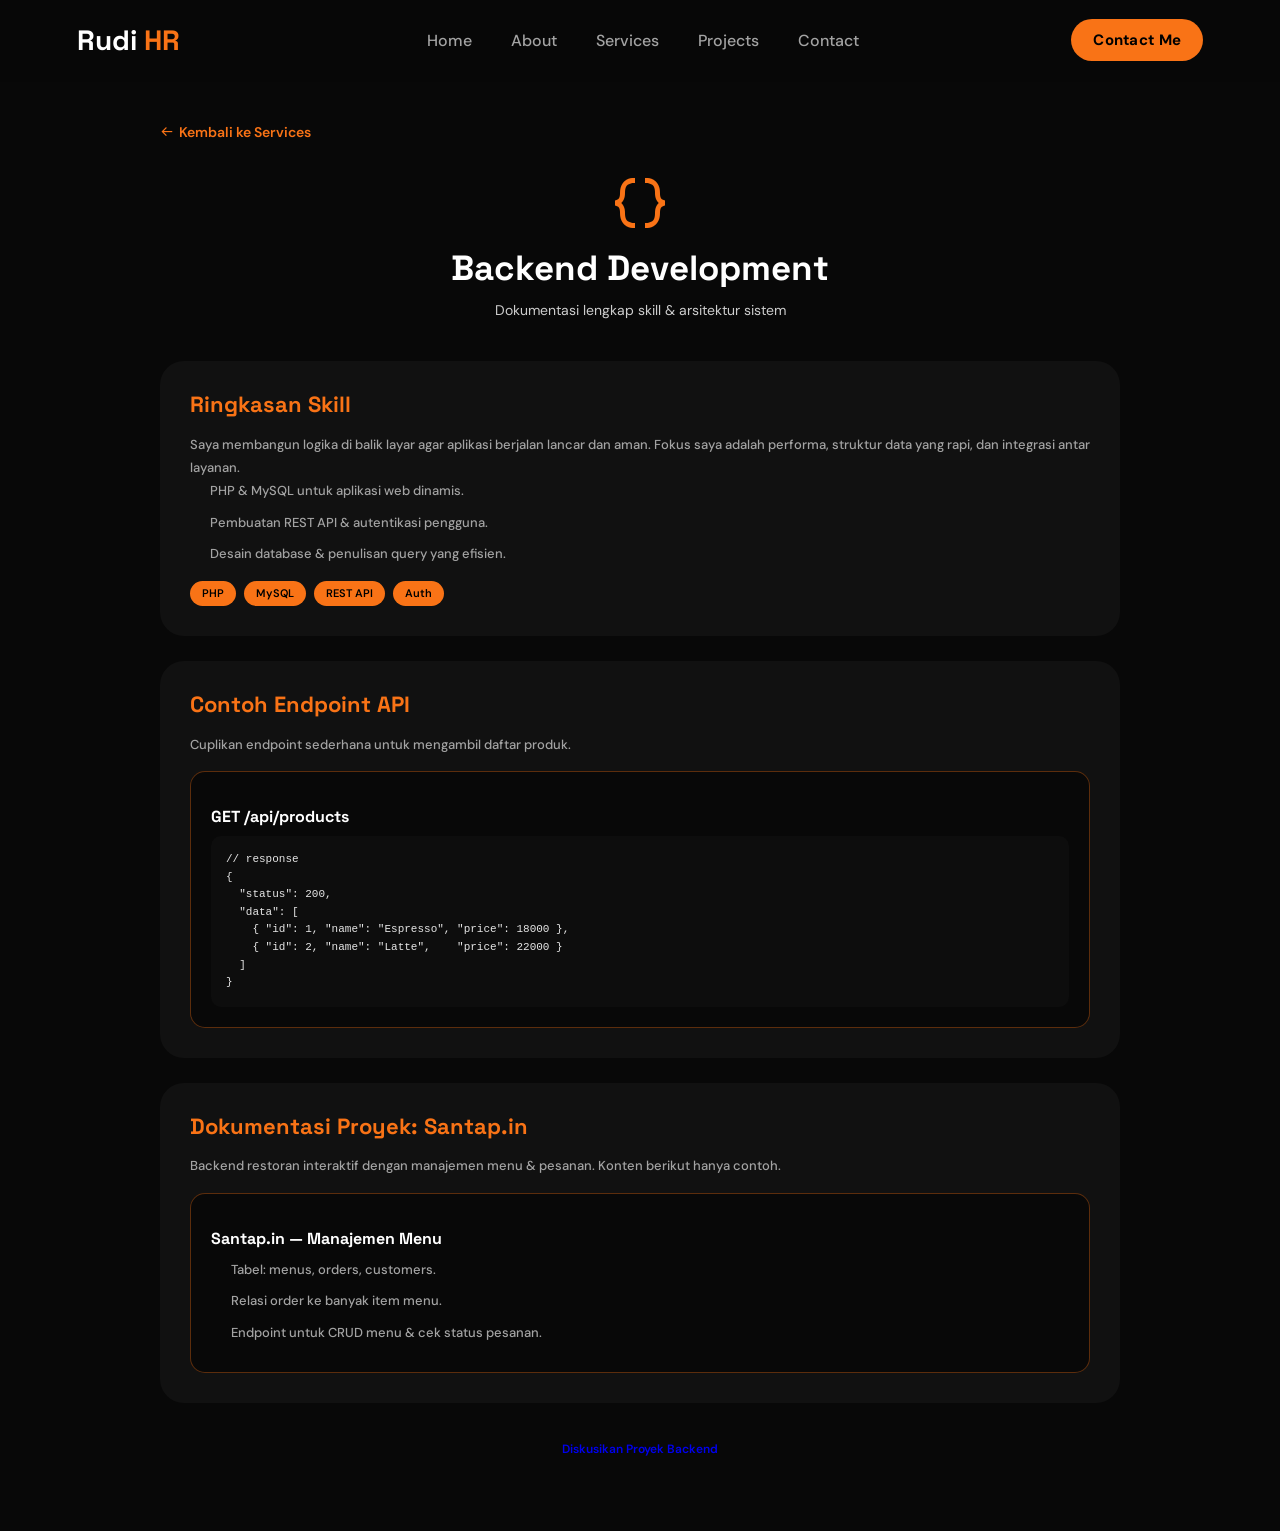
<file: services/backend.html>
<!DOCTYPE html>
<html lang="id">
<head>
	<meta charset="UTF-8">
	<meta name="viewport" content="width=device-width, initial-scale=1.0">
	<meta name="description" content="Dokumentasi lengkap skill Backend Development milik Rudi Heryansyah Rohdiana.">
	<title>Backend Development — Dokumentasi Skill | Rudi Heryansyah R</title>
		<link rel="icon" href="../favicon.ico" type="image/x-icon">
<link rel="stylesheet" href="../style.css">
	<link rel="preconnect" href="https://fonts.googleapis.com">
	<link rel="preconnect" href="https://fonts.gstatic.com" crossorigin>
	<link href="https://fonts.googleapis.com/css2?family=DM+Sans:wght@400;500;600;700&family=Space+Grotesk:wght@500;600;700&display=swap" rel="stylesheet">
	<link rel="stylesheet" href="../boxicons-subset.css?v=2">
</head>
<body>

	<header class="header">
		<a href="../index.html#home" class="logo">Rudi<span> HR</span></a>
		<nav class="navbar">
			<a href="../index.html#home">Home</a>
			<a href="../index.html#about">About</a>
			<a href="../index.html#services">Services</a>
			<a href="../index.html#project">Projects</a>
			<a href="../index.html#contact">Contact</a>
		</nav>
		<a href="https://wa.me/62895605976398?text=Halo%20Rudi,%20saya%20tertarik%20dengan%20portofolio%20Anda!" class="gradient-btn" target="_blank" rel="noopener noreferrer">Contact Me</a>
	</header>

	<section class="doc-page">
		<a href="../index.html#services" class="back-link"><i class='bx bx-arrow-back'></i> Kembali ke Services</a>

		<div class="doc-hero">
			<i class='bx bx-code-curly'></i>
			<h1>Backend Development</h1>
			<p class="doc-subtitle">Dokumentasi lengkap skill &amp; arsitektur sistem</p>
		</div>

		<article class="doc-section">
			<h2>Ringkasan Skill</h2>
			<p>Saya membangun logika di balik layar agar aplikasi berjalan lancar dan aman. Fokus saya adalah performa, struktur data yang rapi, dan integrasi antar layanan.</p>
			<ul>
				<li>PHP &amp; MySQL untuk aplikasi web dinamis.</li>
				<li>Pembuatan REST API &amp; autentikasi pengguna.</li>
				<li>Desain database &amp; penulisan query yang efisien.</li>
			</ul>
			<div class="doc-tags">
				<span class="doc-tag">PHP</span>
				<span class="doc-tag">MySQL</span>
				<span class="doc-tag">REST API</span>
				<span class="doc-tag">Auth</span>
			</div>
		</article>

		<article class="doc-section">
			<h2>Contoh Endpoint API</h2>
			<p>Cuplikan endpoint sederhana untuk mengambil daftar produk.</p>
			<div class="doc-card">
				<h3>GET /api/products</h3>
				<pre><code>// response
{
  "status": 200,
  "data": [
    { "id": 1, "name": "Espresso", "price": 18000 },
    { "id": 2, "name": "Latte",    "price": 22000 }
  ]
}</code></pre>
			</div>
		</article>

		<article class="doc-section">
			<h2>Dokumentasi Proyek: Santap.in</h2>
			<p>Backend restoran interaktif dengan manajemen menu &amp; pesanan. Konten berikut hanya contoh.</p>
			<div class="doc-card">
				<h3>Santap.in — Manajemen Menu</h3>
				<ul>
					<li>Tabel: menus, orders, customers.</li>
					<li>Relasi order ke banyak item menu.</li>
					<li>Endpoint untuk CRUD menu &amp; cek status pesanan.</li>
				</ul>
			</div>
		</article>

		<div class="doc-cta">
			<a href="../index.html#contact" class="btn">Diskusikan Proyek Backend</a>
		</div>
	</section>

	<script src="../script.js"></script>
</body>
</html>
</file>
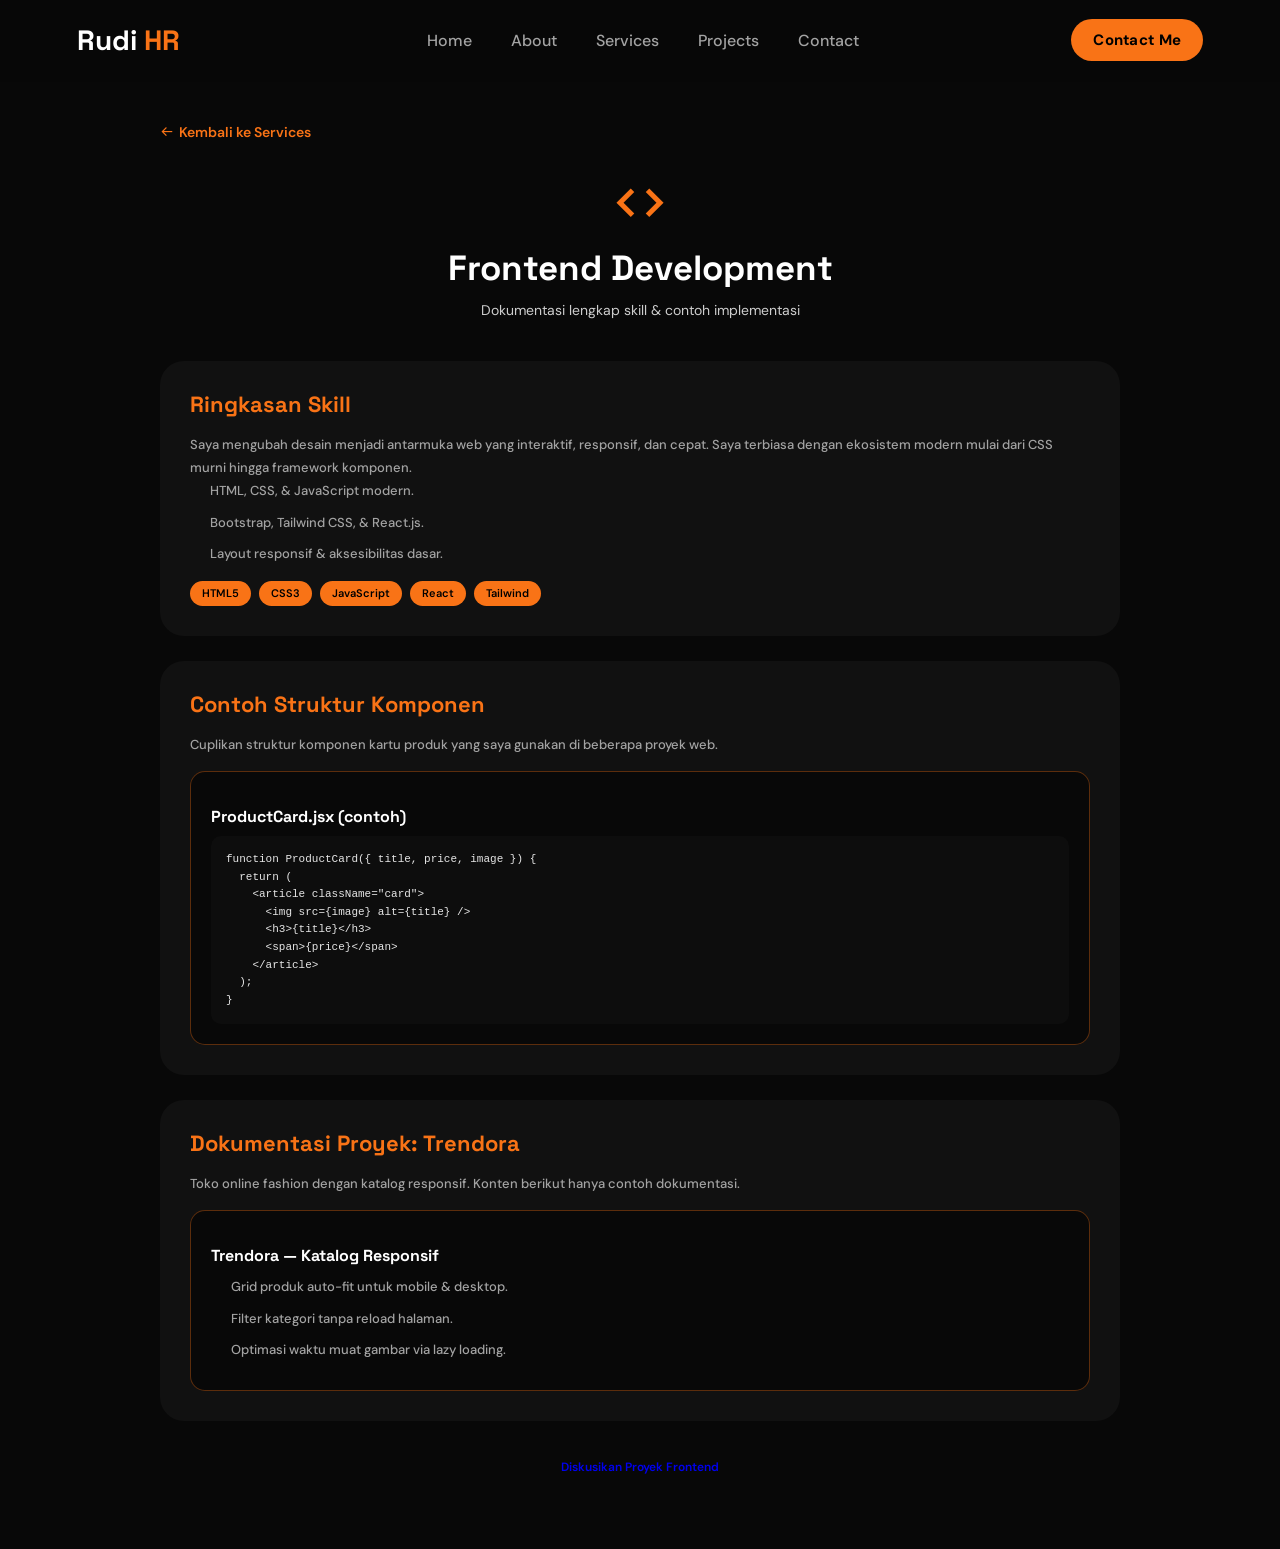
<file: services/frontend.html>
<!DOCTYPE html>
<html lang="id">
<head>
	<meta charset="UTF-8">
	<meta name="viewport" content="width=device-width, initial-scale=1.0">
	<meta name="description" content="Dokumentasi lengkap skill Frontend Development milik Rudi Heryansyah Rohdiana.">
	<title>Frontend Development — Dokumentasi Skill | Rudi Heryansyah R</title>
		<link rel="icon" href="../favicon.ico" type="image/x-icon">
<link rel="stylesheet" href="../style.css">
	<link rel="preconnect" href="https://fonts.googleapis.com">
	<link rel="preconnect" href="https://fonts.gstatic.com" crossorigin>
	<link href="https://fonts.googleapis.com/css2?family=DM+Sans:wght@400;500;600;700&family=Space+Grotesk:wght@500;600;700&display=swap" rel="stylesheet">
	<link rel="stylesheet" href="../boxicons-subset.css?v=2">
</head>
<body>

	<header class="header">
		<a href="../index.html#home" class="logo">Rudi<span> HR</span></a>
		<nav class="navbar">
			<a href="../index.html#home">Home</a>
			<a href="../index.html#about">About</a>
			<a href="../index.html#services">Services</a>
			<a href="../index.html#project">Projects</a>
			<a href="../index.html#contact">Contact</a>
		</nav>
		<a href="https://wa.me/62895605976398?text=Halo%20Rudi,%20saya%20tertarik%20dengan%20portofolio%20Anda!" class="gradient-btn" target="_blank" rel="noopener noreferrer">Contact Me</a>
	</header>

	<section class="doc-page">
		<a href="../index.html#services" class="back-link"><i class='bx bx-arrow-back'></i> Kembali ke Services</a>

		<div class="doc-hero">
			<i class='bx bx-code'></i>
			<h1>Frontend Development</h1>
			<p class="doc-subtitle">Dokumentasi lengkap skill &amp; contoh implementasi</p>
		</div>

		<article class="doc-section">
			<h2>Ringkasan Skill</h2>
			<p>Saya mengubah desain menjadi antarmuka web yang interaktif, responsif, dan cepat. Saya terbiasa dengan ekosistem modern mulai dari CSS murni hingga framework komponen.</p>
			<ul>
				<li>HTML, CSS, &amp; JavaScript modern.</li>
				<li>Bootstrap, Tailwind CSS, &amp; React.js.</li>
				<li>Layout responsif &amp; aksesibilitas dasar.</li>
			</ul>
			<div class="doc-tags">
				<span class="doc-tag">HTML5</span>
				<span class="doc-tag">CSS3</span>
				<span class="doc-tag">JavaScript</span>
				<span class="doc-tag">React</span>
				<span class="doc-tag">Tailwind</span>
			</div>
		</article>

		<article class="doc-section">
			<h2>Contoh Struktur Komponen</h2>
			<p>Cuplikan struktur komponen kartu produk yang saya gunakan di beberapa proyek web.</p>
			<div class="doc-card">
				<h3>ProductCard.jsx (contoh)</h3>
				<pre><code>function ProductCard({ title, price, image }) {
  return (
    &lt;article className="card"&gt;
      &lt;img src={image} alt={title} /&gt;
      &lt;h3&gt;{title}&lt;/h3&gt;
      &lt;span&gt;{price}&lt;/span&gt;
    &lt;/article&gt;
  );
}</code></pre>
			</div>
		</article>

		<article class="doc-section">
			<h2>Dokumentasi Proyek: Trendora</h2>
			<p>Toko online fashion dengan katalog responsif. Konten berikut hanya contoh dokumentasi.</p>
			<div class="doc-card">
				<h3>Trendora — Katalog Responsif</h3>
				<ul>
					<li>Grid produk auto-fit untuk mobile &amp; desktop.</li>
					<li>Filter kategori tanpa reload halaman.</li>
					<li>Optimasi waktu muat gambar via lazy loading.</li>
				</ul>
			</div>
		</article>

		<div class="doc-cta">
			<a href="../index.html#contact" class="btn">Diskusikan Proyek Frontend</a>
		</div>
	</section>

	<script src="../script.js"></script>
</body>
</html>
</file>
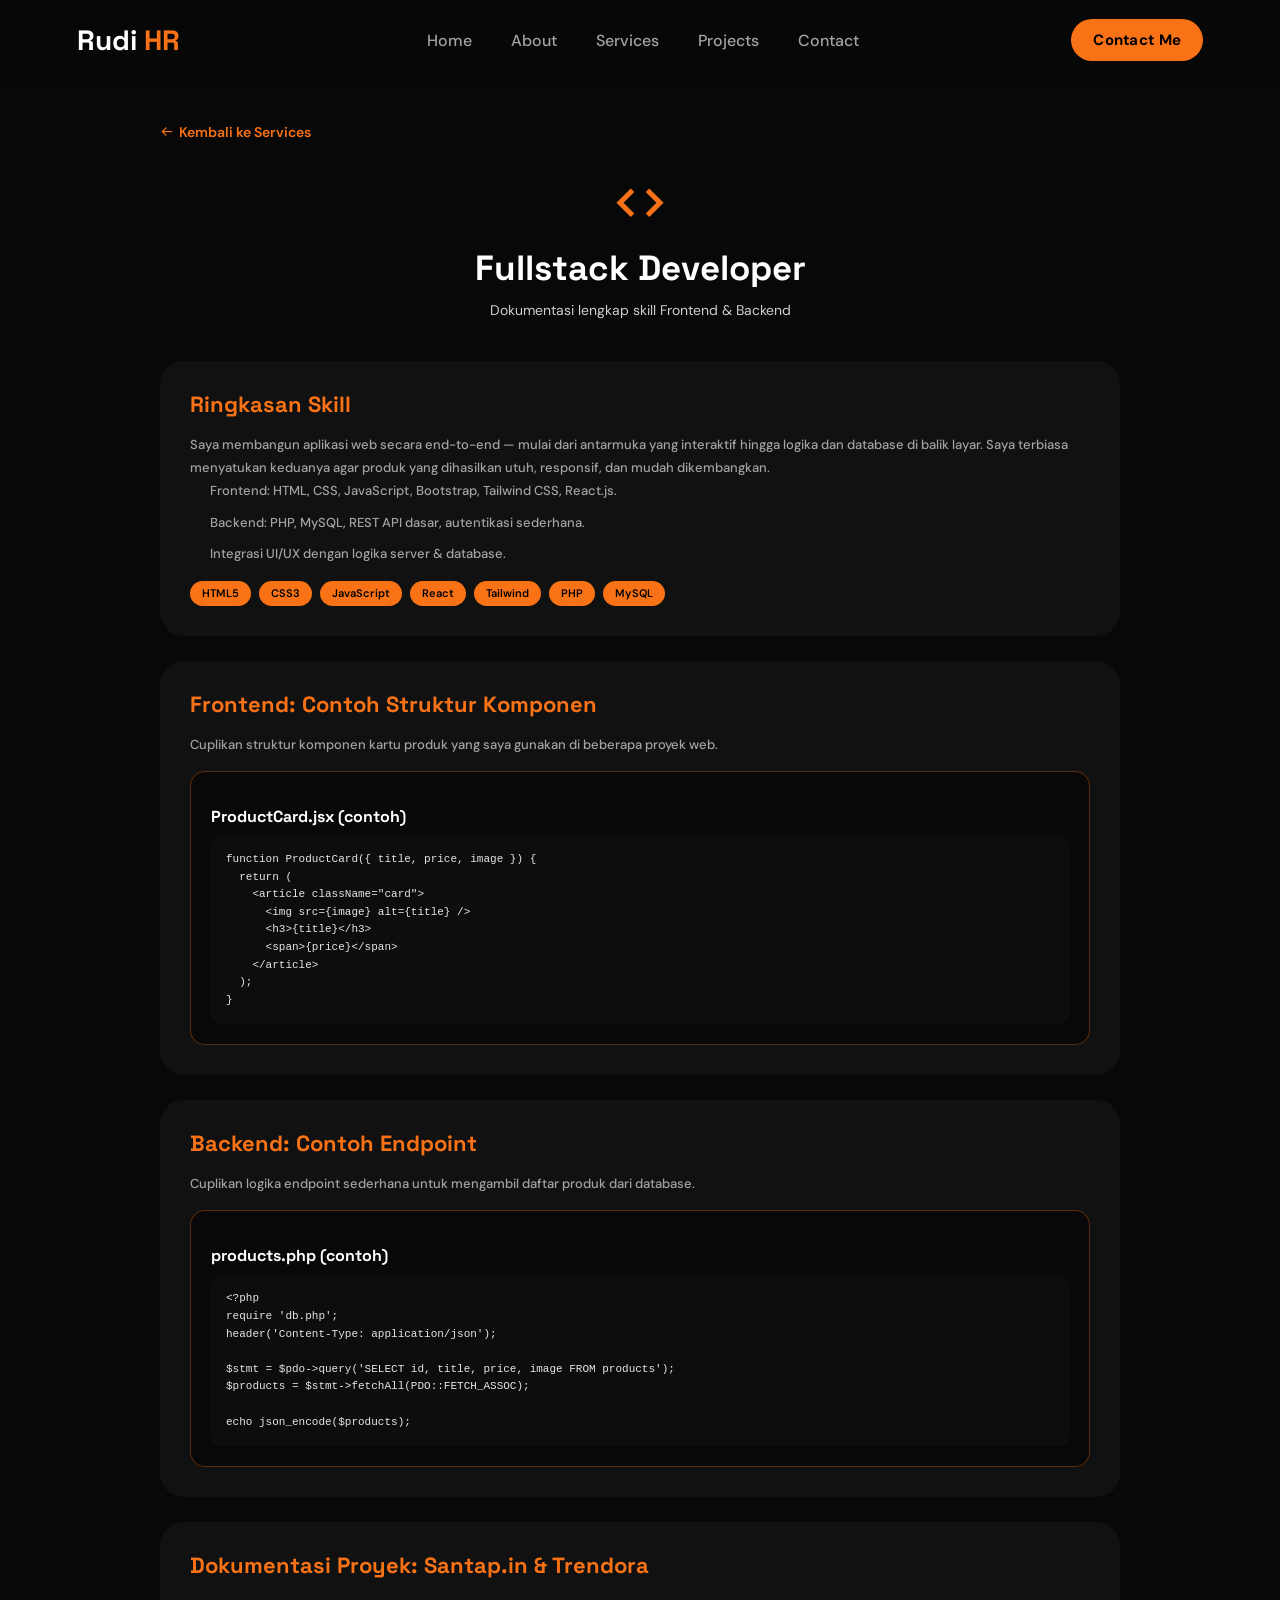
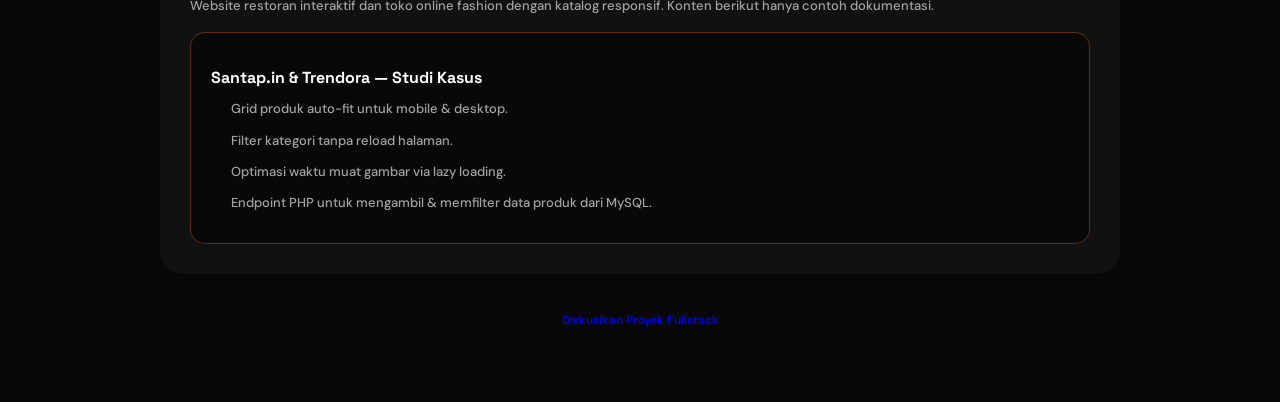
<file: services/fullstack.html>
<!DOCTYPE html>
<html lang="id">
<head>
	<meta charset="UTF-8">
	<meta name="viewport" content="width=device-width, initial-scale=1.0">
	<meta name="description" content="Dokumentasi lengkap skill Fullstack Developer (Frontend &amp; Backend) milik Rudi Heryansyah Rohdiana.">
	<title>Fullstack Developer — Dokumentasi Skill | Rudi Heryansyah R</title>
		<link rel="icon" href="../favicon.ico" type="image/x-icon">
<link rel="stylesheet" href="../style.css">
	<link rel="preconnect" href="https://fonts.googleapis.com">
	<link rel="preconnect" href="https://fonts.gstatic.com" crossorigin>
	<link href="https://fonts.googleapis.com/css2?family=DM+Sans:wght@400;500;600;700&family=Space+Grotesk:wght@500;600;700&display=swap" rel="stylesheet">
	<link rel="stylesheet" href="../boxicons-subset.css?v=2">
</head>
<body>

	<header class="header">
		<a href="../index.html#home" class="logo">Rudi<span> HR</span></a>
		<nav class="navbar">
			<a href="../index.html#home">Home</a>
			<a href="../index.html#about">About</a>
			<a href="../index.html#services">Services</a>
			<a href="../index.html#project">Projects</a>
			<a href="../index.html#contact">Contact</a>
		</nav>
		<a href="https://wa.me/62895605976398?text=Halo%20Rudi,%20saya%20tertarik%20dengan%20portofolio%20Anda!" class="gradient-btn" target="_blank" rel="noopener noreferrer">Contact Me</a>
	</header>

	<section class="doc-page">
		<a href="../index.html#services" class="back-link"><i class='bx bx-arrow-back'></i> Kembali ke Services</a>

		<div class="doc-hero">
			<i class='bx bx-code'></i>
			<h1>Fullstack Developer</h1>
			<p class="doc-subtitle">Dokumentasi lengkap skill Frontend &amp; Backend</p>
		</div>

		<article class="doc-section">
			<h2>Ringkasan Skill</h2>
			<p>Saya membangun aplikasi web secara end-to-end — mulai dari antarmuka yang interaktif hingga logika dan database di balik layar. Saya terbiasa menyatukan keduanya agar produk yang dihasilkan utuh, responsif, dan mudah dikembangkan.</p>
			<ul>
				<li>Frontend: HTML, CSS, JavaScript, Bootstrap, Tailwind CSS, React.js.</li>
				<li>Backend: PHP, MySQL, REST API dasar, autentikasi sederhana.</li>
				<li>Integrasi UI/UX dengan logika server &amp; database.</li>
			</ul>
			<div class="doc-tags">
				<span class="doc-tag">HTML5</span>
				<span class="doc-tag">CSS3</span>
				<span class="doc-tag">JavaScript</span>
				<span class="doc-tag">React</span>
				<span class="doc-tag">Tailwind</span>
				<span class="doc-tag">PHP</span>
				<span class="doc-tag">MySQL</span>
			</div>
		</article>

		<article class="doc-section">
			<h2>Frontend: Contoh Struktur Komponen</h2>
			<p>Cuplikan struktur komponen kartu produk yang saya gunakan di beberapa proyek web.</p>
			<div class="doc-card">
				<h3>ProductCard.jsx (contoh)</h3>
				<pre><code>function ProductCard({ title, price, image }) {
  return (
    &lt;article className="card"&gt;
      &lt;img src={image} alt={title} /&gt;
      &lt;h3&gt;{title}&lt;/h3&gt;
      &lt;span&gt;{price}&lt;/span&gt;
    &lt;/article&gt;
  );
}</code></pre>
			</div>
		</article>

		<article class="doc-section">
			<h2>Backend: Contoh Endpoint</h2>
			<p>Cuplikan logika endpoint sederhana untuk mengambil daftar produk dari database.</p>
			<div class="doc-card">
				<h3>products.php (contoh)</h3>
				<pre><code>&lt;?php
require 'db.php';
header('Content-Type: application/json');

$stmt = $pdo-&gt;query('SELECT id, title, price, image FROM products');
$products = $stmt-&gt;fetchAll(PDO::FETCH_ASSOC);

echo json_encode($products);</code></pre>
			</div>
		</article>

		<article class="doc-section">
			<h2>Dokumentasi Proyek: Santap.in &amp; Trendora</h2>
			<p>Website restoran interaktif dan toko online fashion dengan katalog responsif. Konten berikut hanya contoh dokumentasi.</p>
			<div class="doc-card">
				<h3>Santap.in &amp; Trendora — Studi Kasus</h3>
				<ul>
					<li>Grid produk auto-fit untuk mobile &amp; desktop.</li>
					<li>Filter kategori tanpa reload halaman.</li>
					<li>Optimasi waktu muat gambar via lazy loading.</li>
					<li>Endpoint PHP untuk mengambil &amp; memfilter data produk dari MySQL.</li>
				</ul>
			</div>
		</article>

		<div class="doc-cta">
			<a href="../index.html#contact" class="btn">Diskusikan Proyek Fullstack</a>
		</div>
	</section>

	<script src="../script.js"></script>
</body>
</html>
</file>
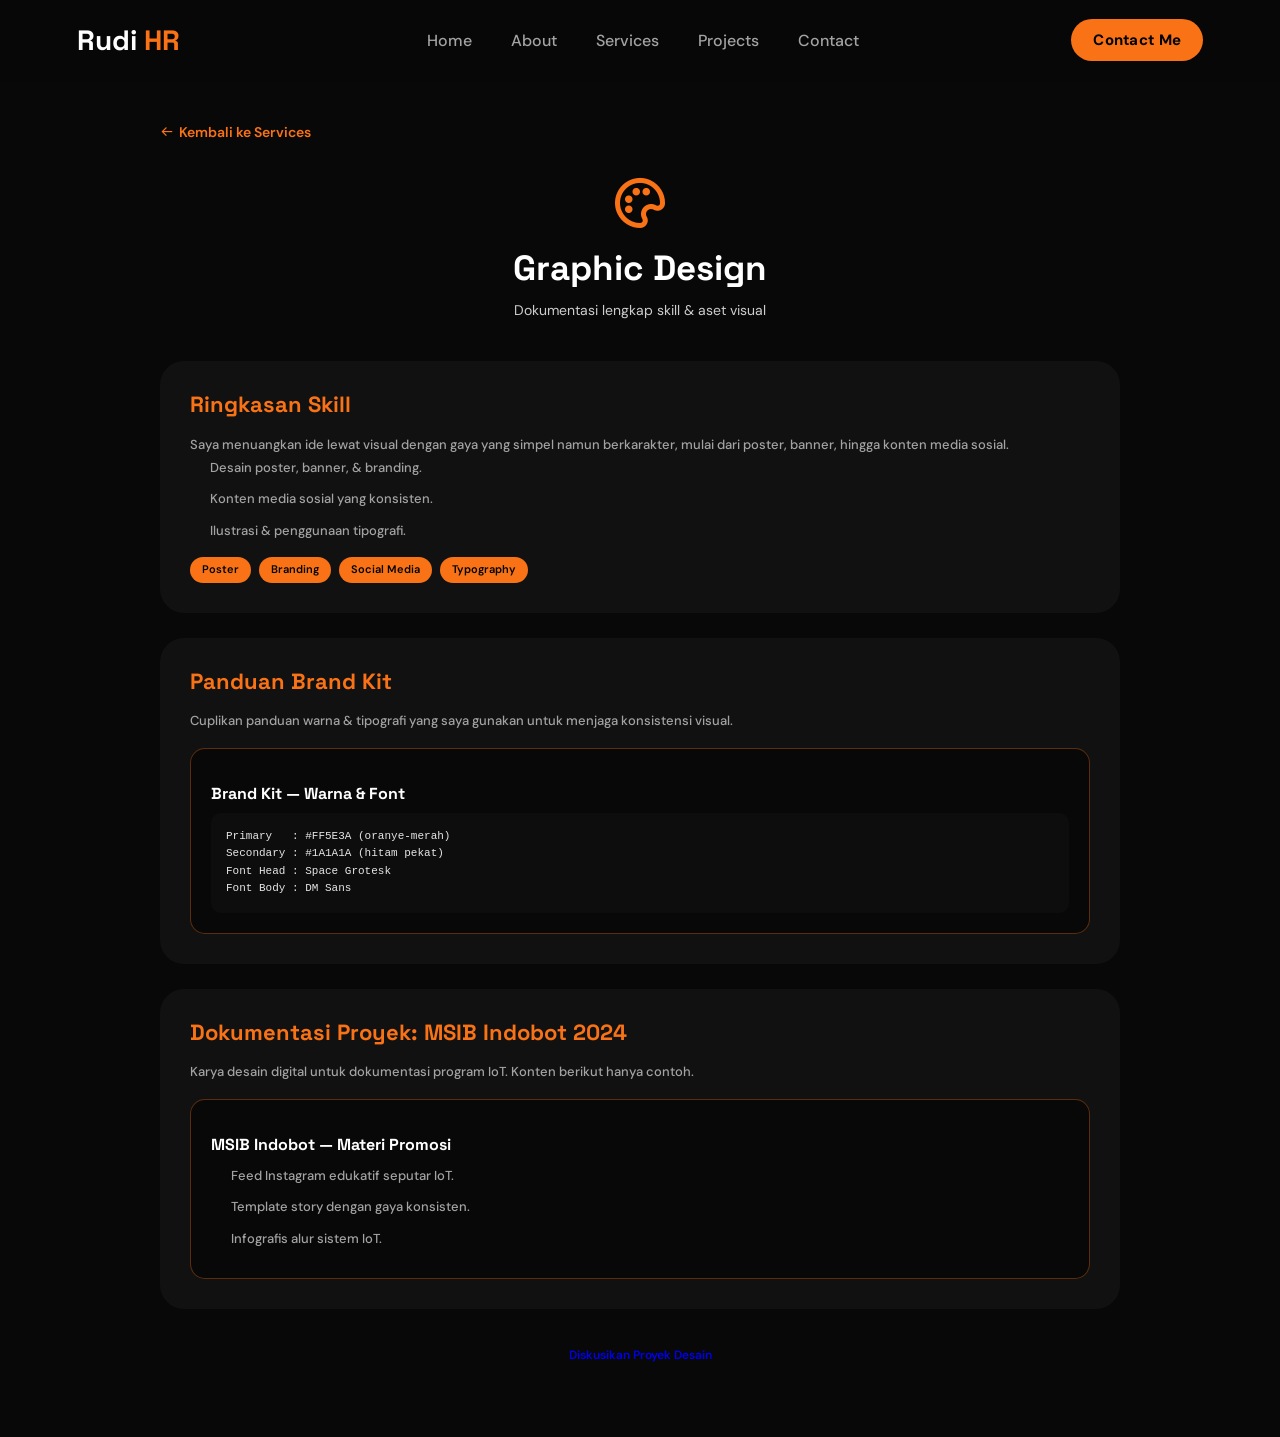
<file: services/graphic-design.html>
<!DOCTYPE html>
<html lang="id">
<head>
	<meta charset="UTF-8">
	<meta name="viewport" content="width=device-width, initial-scale=1.0">
	<meta name="description" content="Dokumentasi lengkap skill Graphic Design milik Rudi Heryansyah Rohdiana.">
	<title>Graphic Design — Dokumentasi Skill | Rudi Heryansyah R</title>
		<link rel="icon" href="../favicon.ico" type="image/x-icon">
<link rel="stylesheet" href="../style.css">
	<link rel="preconnect" href="https://fonts.googleapis.com">
	<link rel="preconnect" href="https://fonts.gstatic.com" crossorigin>
	<link href="https://fonts.googleapis.com/css2?family=DM+Sans:wght@400;500;600;700&family=Space+Grotesk:wght@500;600;700&display=swap" rel="stylesheet">
	<link rel="stylesheet" href="../boxicons-subset.css?v=2">
</head>
<body>

	<header class="header">
		<a href="../index.html#home" class="logo">Rudi<span> HR</span></a>
		<nav class="navbar">
			<a href="../index.html#home">Home</a>
			<a href="../index.html#about">About</a>
			<a href="../index.html#services">Services</a>
			<a href="../index.html#project">Projects</a>
			<a href="../index.html#contact">Contact</a>
		</nav>
		<a href="https://wa.me/62895605976398?text=Halo%20Rudi,%20saya%20tertarik%20dengan%20portofolio%20Anda!" class="gradient-btn" target="_blank" rel="noopener noreferrer">Contact Me</a>
	</header>

	<section class="doc-page">
		<a href="../index.html#services" class="back-link"><i class='bx bx-arrow-back'></i> Kembali ke Services</a>

		<div class="doc-hero">
			<i class='bx bx-palette'></i>
			<h1>Graphic Design</h1>
			<p class="doc-subtitle">Dokumentasi lengkap skill &amp; aset visual</p>
		</div>

		<article class="doc-section">
			<h2>Ringkasan Skill</h2>
			<p>Saya menuangkan ide lewat visual dengan gaya yang simpel namun berkarakter, mulai dari poster, banner, hingga konten media sosial.</p>
			<ul>
				<li>Desain poster, banner, &amp; branding.</li>
				<li>Konten media sosial yang konsisten.</li>
				<li>Ilustrasi &amp; penggunaan tipografi.</li>
			</ul>
			<div class="doc-tags">
				<span class="doc-tag">Poster</span>
				<span class="doc-tag">Branding</span>
				<span class="doc-tag">Social Media</span>
				<span class="doc-tag">Typography</span>
			</div>
		</article>

		<article class="doc-section">
			<h2>Panduan Brand Kit</h2>
			<p>Cuplikan panduan warna &amp; tipografi yang saya gunakan untuk menjaga konsistensi visual.</p>
			<div class="doc-card">
				<h3>Brand Kit — Warna &amp; Font</h3>
				<pre><code>Primary   : #FF5E3A (oranye-merah)
Secondary : #1A1A1A (hitam pekat)
Font Head : Space Grotesk
Font Body : DM Sans</code></pre>
			</div>
		</article>

		<article class="doc-section">
			<h2>Dokumentasi Proyek: MSIB Indobot 2024</h2>
			<p>Karya desain digital untuk dokumentasi program IoT. Konten berikut hanya contoh.</p>
			<div class="doc-card">
				<h3>MSIB Indobot — Materi Promosi</h3>
				<ul>
					<li>Feed Instagram edukatif seputar IoT.</li>
					<li>Template story dengan gaya konsisten.</li>
					<li>Infografis alur sistem IoT.</li>
				</ul>
			</div>
		</article>

		<div class="doc-cta">
			<a href="../index.html#contact" class="btn">Diskusikan Proyek Desain</a>
		</div>
	</section>

	<script src="../script.js"></script>
</body>
</html>
</file>
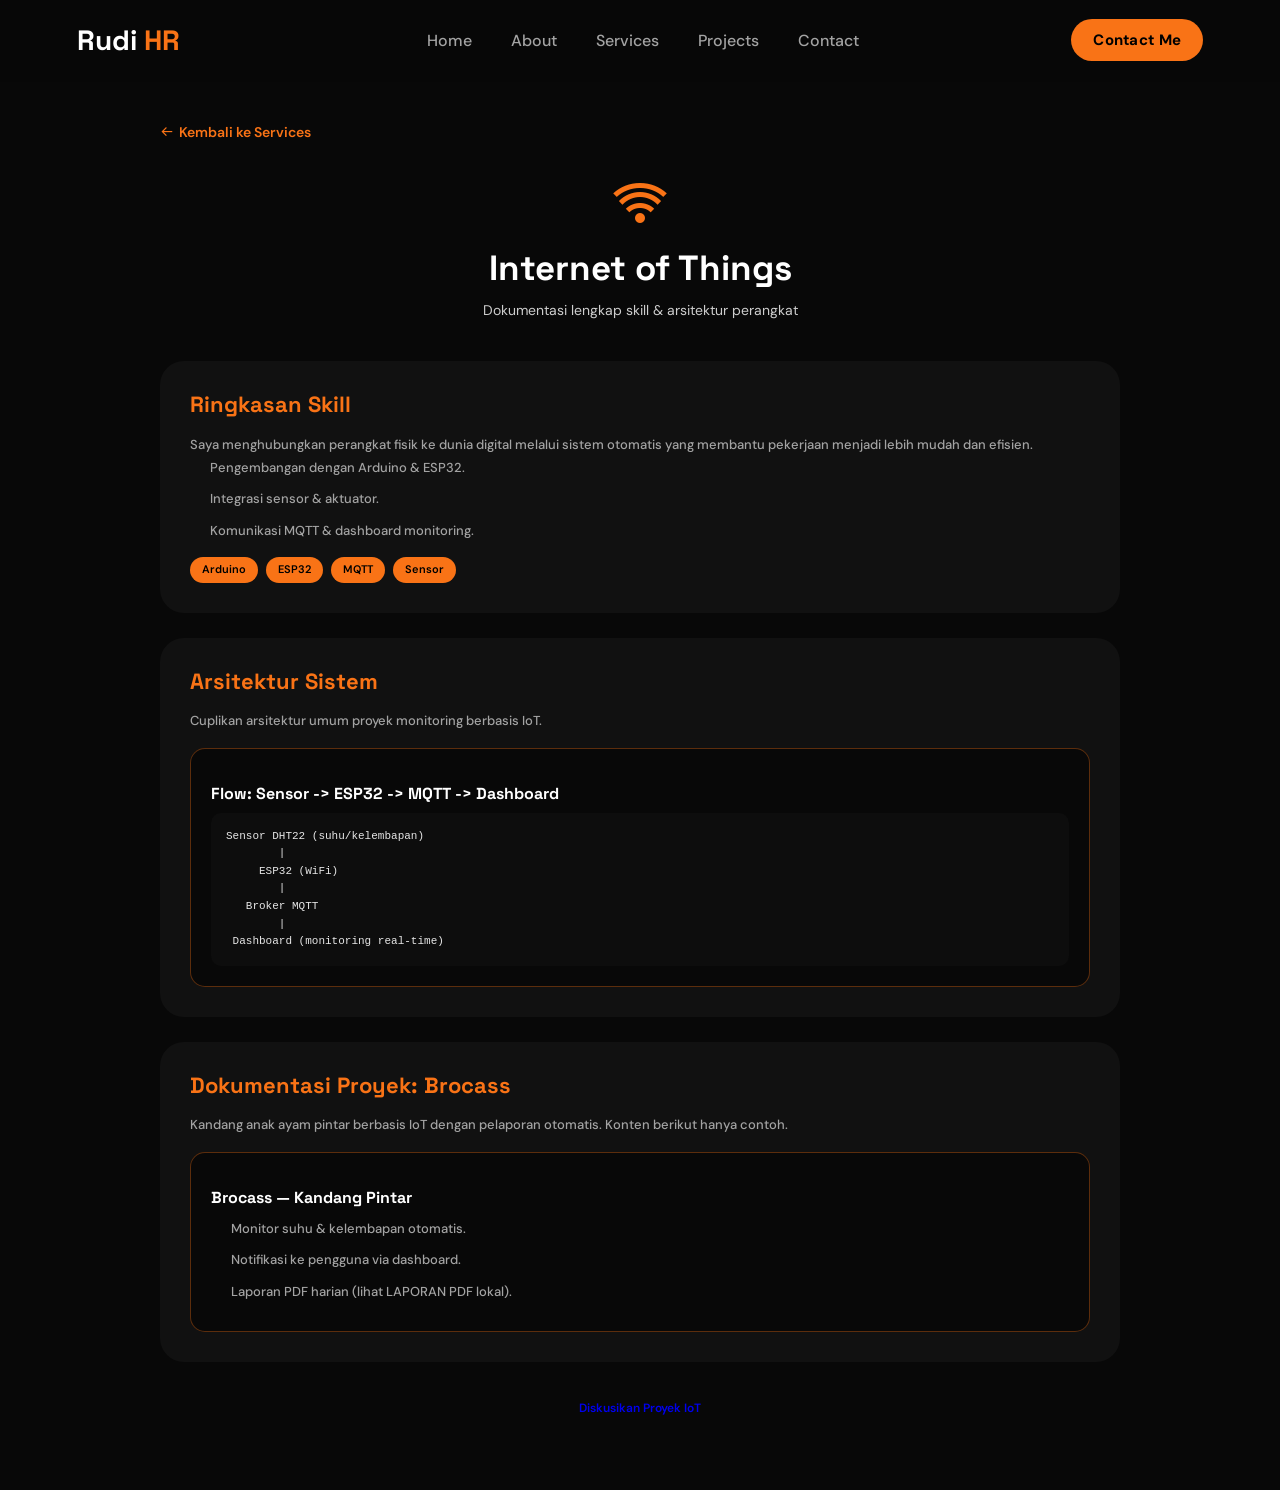
<file: services/iot.html>
<!DOCTYPE html>
<html lang="id">
<head>
	<meta charset="UTF-8">
	<meta name="viewport" content="width=device-width, initial-scale=1.0">
	<meta name="description" content="Dokumentasi lengkap skill Internet of Things milik Rudi Heryansyah Rohdiana.">
	<title>Internet of Things — Dokumentasi Skill | Rudi Heryansyah R</title>
		<link rel="icon" href="../favicon.ico" type="image/x-icon">
<link rel="stylesheet" href="../style.css">
	<link rel="preconnect" href="https://fonts.googleapis.com">
	<link rel="preconnect" href="https://fonts.gstatic.com" crossorigin>
	<link href="https://fonts.googleapis.com/css2?family=DM+Sans:wght@400;500;600;700&family=Space+Grotesk:wght@500;600;700&display=swap" rel="stylesheet">
	<link rel="stylesheet" href="../boxicons-subset.css?v=2">
</head>
<body>

	<header class="header">
		<a href="../index.html#home" class="logo">Rudi<span> HR</span></a>
		<nav class="navbar">
			<a href="../index.html#home">Home</a>
			<a href="../index.html#about">About</a>
			<a href="../index.html#services">Services</a>
			<a href="../index.html#project">Projects</a>
			<a href="../index.html#contact">Contact</a>
		</nav>
		<a href="https://wa.me/62895605976398?text=Halo%20Rudi,%20saya%20tertarik%20dengan%20portofolio%20Anda!" class="gradient-btn" target="_blank" rel="noopener noreferrer">Contact Me</a>
	</header>

	<section class="doc-page">
		<a href="../index.html#services" class="back-link"><i class='bx bx-arrow-back'></i> Kembali ke Services</a>

		<div class="doc-hero">
			<i class='bx bx-wifi'></i>
			<h1>Internet of Things</h1>
			<p class="doc-subtitle">Dokumentasi lengkap skill &amp; arsitektur perangkat</p>
		</div>

		<article class="doc-section">
			<h2>Ringkasan Skill</h2>
			<p>Saya menghubungkan perangkat fisik ke dunia digital melalui sistem otomatis yang membantu pekerjaan menjadi lebih mudah dan efisien.</p>
			<ul>
				<li>Pengembangan dengan Arduino &amp; ESP32.</li>
				<li>Integrasi sensor &amp; aktuator.</li>
				<li>Komunikasi MQTT &amp; dashboard monitoring.</li>
			</ul>
			<div class="doc-tags">
				<span class="doc-tag">Arduino</span>
				<span class="doc-tag">ESP32</span>
				<span class="doc-tag">MQTT</span>
				<span class="doc-tag">Sensor</span>
			</div>
		</article>

		<article class="doc-section">
			<h2>Arsitektur Sistem</h2>
			<p>Cuplikan arsitektur umum proyek monitoring berbasis IoT.</p>
			<div class="doc-card">
				<h3>Flow: Sensor -> ESP32 -> MQTT -> Dashboard</h3>
				<pre><code>Sensor DHT22 (suhu/kelembapan)
        |
     ESP32 (WiFi)
        |
   Broker MQTT
        |
 Dashboard (monitoring real-time)</code></pre>
			</div>
		</article>

		<article class="doc-section">
			<h2>Dokumentasi Proyek: Brocass</h2>
			<p>Kandang anak ayam pintar berbasis IoT dengan pelaporan otomatis. Konten berikut hanya contoh.</p>
			<div class="doc-card">
				<h3>Brocass — Kandang Pintar</h3>
				<ul>
					<li>Monitor suhu &amp; kelembapan otomatis.</li>
					<li>Notifikasi ke pengguna via dashboard.</li>
					<li>Laporan PDF harian (lihat LAPORAN PDF lokal).</li>
				</ul>
			</div>
		</article>

		<div class="doc-cta">
			<a href="../index.html#contact" class="btn">Diskusikan Proyek IoT</a>
		</div>
	</section>

	<script src="../script.js"></script>
</body>
</html>
</file>
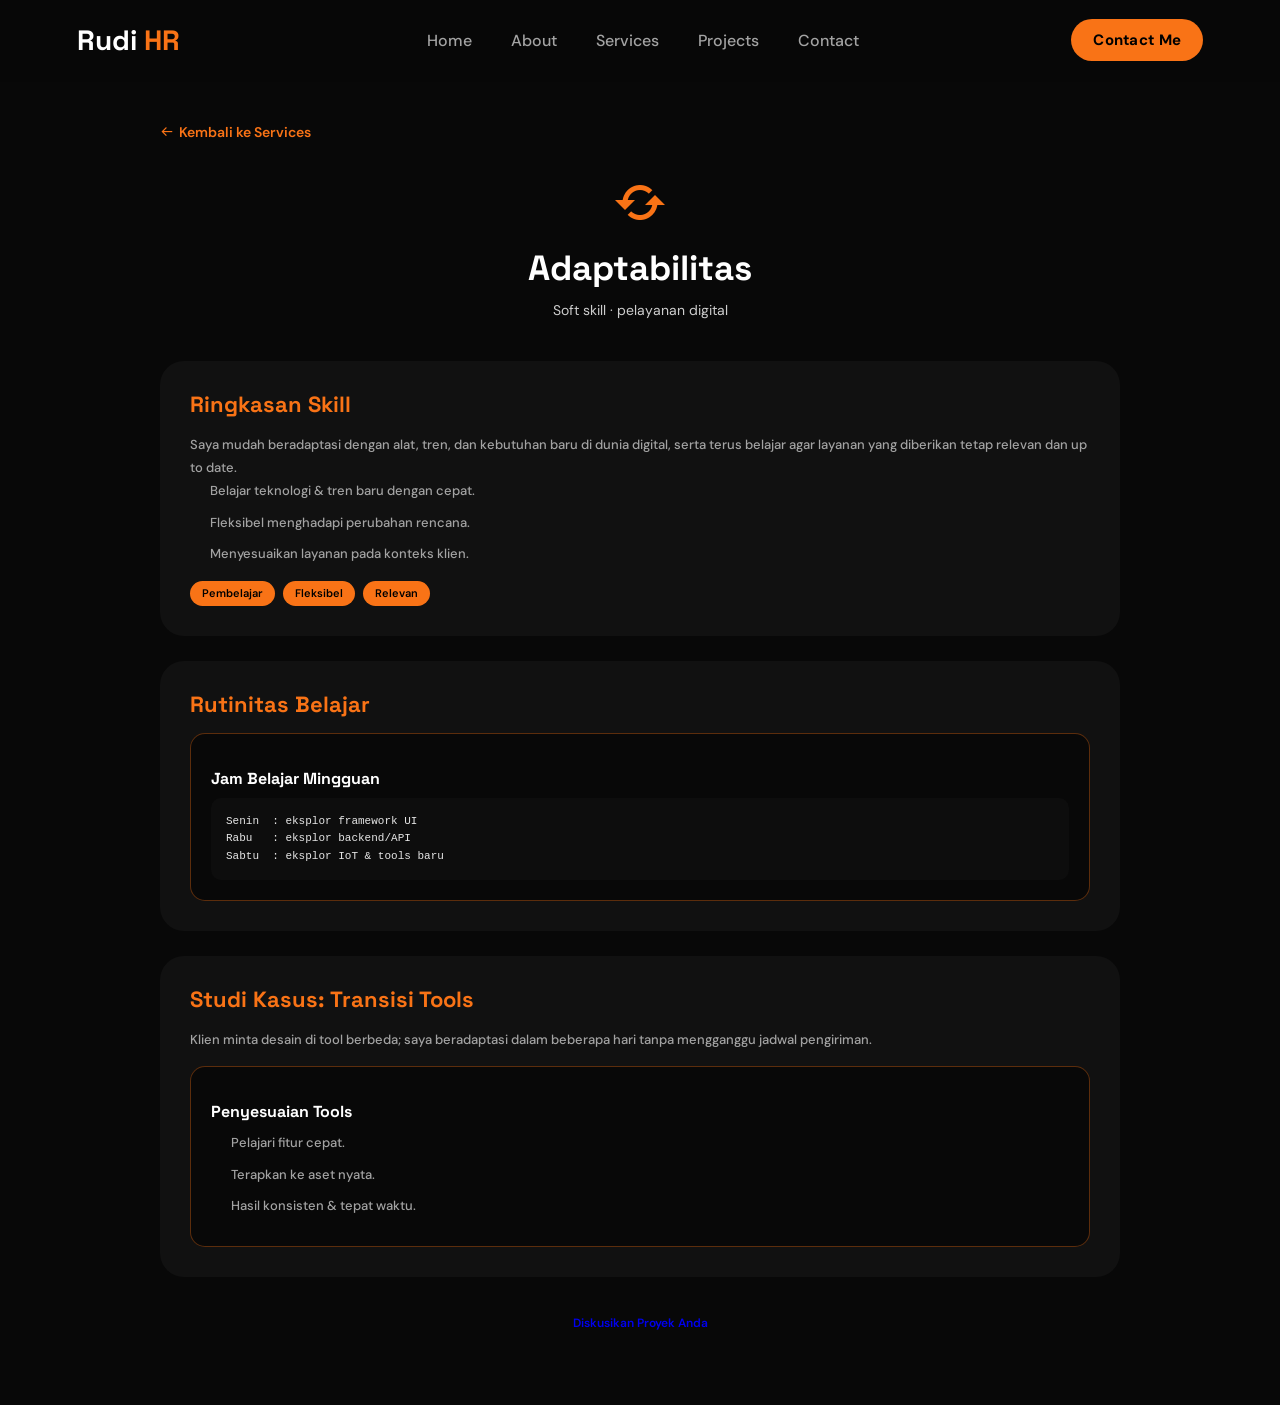
<file: services/soft-adaptability.html>
<!DOCTYPE html>
<html lang="id">
<head>
	<meta charset="UTF-8">
	<meta name="viewport" content="width=device-width, initial-scale=1.0">
	<meta name="description" content="Dokumentasi lengkap soft skill Adaptabilitas milik Rudi Heryansyah Rohdiana.">
	<title>Adaptabilitas — Dokumentasi Soft Skill | Rudi Heryansyah R</title>
		<link rel="icon" href="../favicon.ico" type="image/x-icon">
<link rel="stylesheet" href="../style.css">
	<link rel="preconnect" href="https://fonts.googleapis.com">
	<link rel="preconnect" href="https://fonts.gstatic.com" crossorigin>
	<link href="https://fonts.googleapis.com/css2?family=DM+Sans:wght@400;500;600;700&family=Space+Grotesk:wght@500;600;700&display=swap" rel="stylesheet">
	<link rel="stylesheet" href="../boxicons-subset.css?v=2">
</head>
<body>

	<header class="header">
		<a href="../index.html#home" class="logo">Rudi<span> HR</span></a>
		<nav class="navbar">
			<a href="../index.html#home">Home</a>
			<a href="../index.html#about">About</a>
			<a href="../index.html#services">Services</a>
			<a href="../index.html#project">Projects</a>
			<a href="../index.html#contact">Contact</a>
		</nav>
		<a href="https://wa.me/62895605976398?text=Halo%20Rudi,%20saya%20tertarik%20dengan%20portofolio%20Anda!" class="gradient-btn" target="_blank" rel="noopener noreferrer">Contact Me</a>
	</header>

	<section class="doc-page">
		<a href="../index.html#services" class="back-link"><i class='bx bx-arrow-back'></i> Kembali ke Services</a>

		<div class="doc-hero">
			<i class='bx bx-refresh'></i>
			<h1>Adaptabilitas</h1>
			<p class="doc-subtitle">Soft skill · pelayanan digital</p>
		</div>

		<article class="doc-section">
			<h2>Ringkasan Skill</h2>
			<p>Saya mudah beradaptasi dengan alat, tren, dan kebutuhan baru di dunia digital, serta terus belajar agar layanan yang diberikan tetap relevan dan up to date.</p>
			<ul>
				<li>Belajar teknologi &amp; tren baru dengan cepat.</li>
				<li>Fleksibel menghadapi perubahan rencana.</li>
				<li>Menyesuaikan layanan pada konteks klien.</li>
			</ul>
			<div class="doc-tags">
				<span class="doc-tag">Pembelajar</span>
				<span class="doc-tag">Fleksibel</span>
				<span class="doc-tag">Relevan</span>
			</div>
		</article>

		<article class="doc-section">
			<h2>Rutinitas Belajar</h2>
			<div class="doc-card">
				<h3>Jam Belajar Mingguan</h3>
				<pre><code>Senin  : eksplor framework UI
Rabu   : eksplor backend/API
Sabtu  : eksplor IoT &amp; tools baru</code></pre>
			</div>
		</article>

		<article class="doc-section">
			<h2>Studi Kasus: Transisi Tools</h2>
			<p>Klien minta desain di tool berbeda; saya beradaptasi dalam beberapa hari tanpa mengganggu jadwal pengiriman.</p>
			<div class="doc-card">
				<h3>Penyesuaian Tools</h3>
				<ul>
					<li>Pelajari fitur cepat.</li>
					<li>Terapkan ke aset nyata.</li>
					<li>Hasil konsisten &amp; tepat waktu.</li>
				</ul>
			</div>
		</article>

		<div class="doc-cta">
			<a href="../index.html#contact" class="btn">Diskusikan Proyek Anda</a>
		</div>
	</section>

	<script src="../script.js"></script>
</body>
</html>
</file>
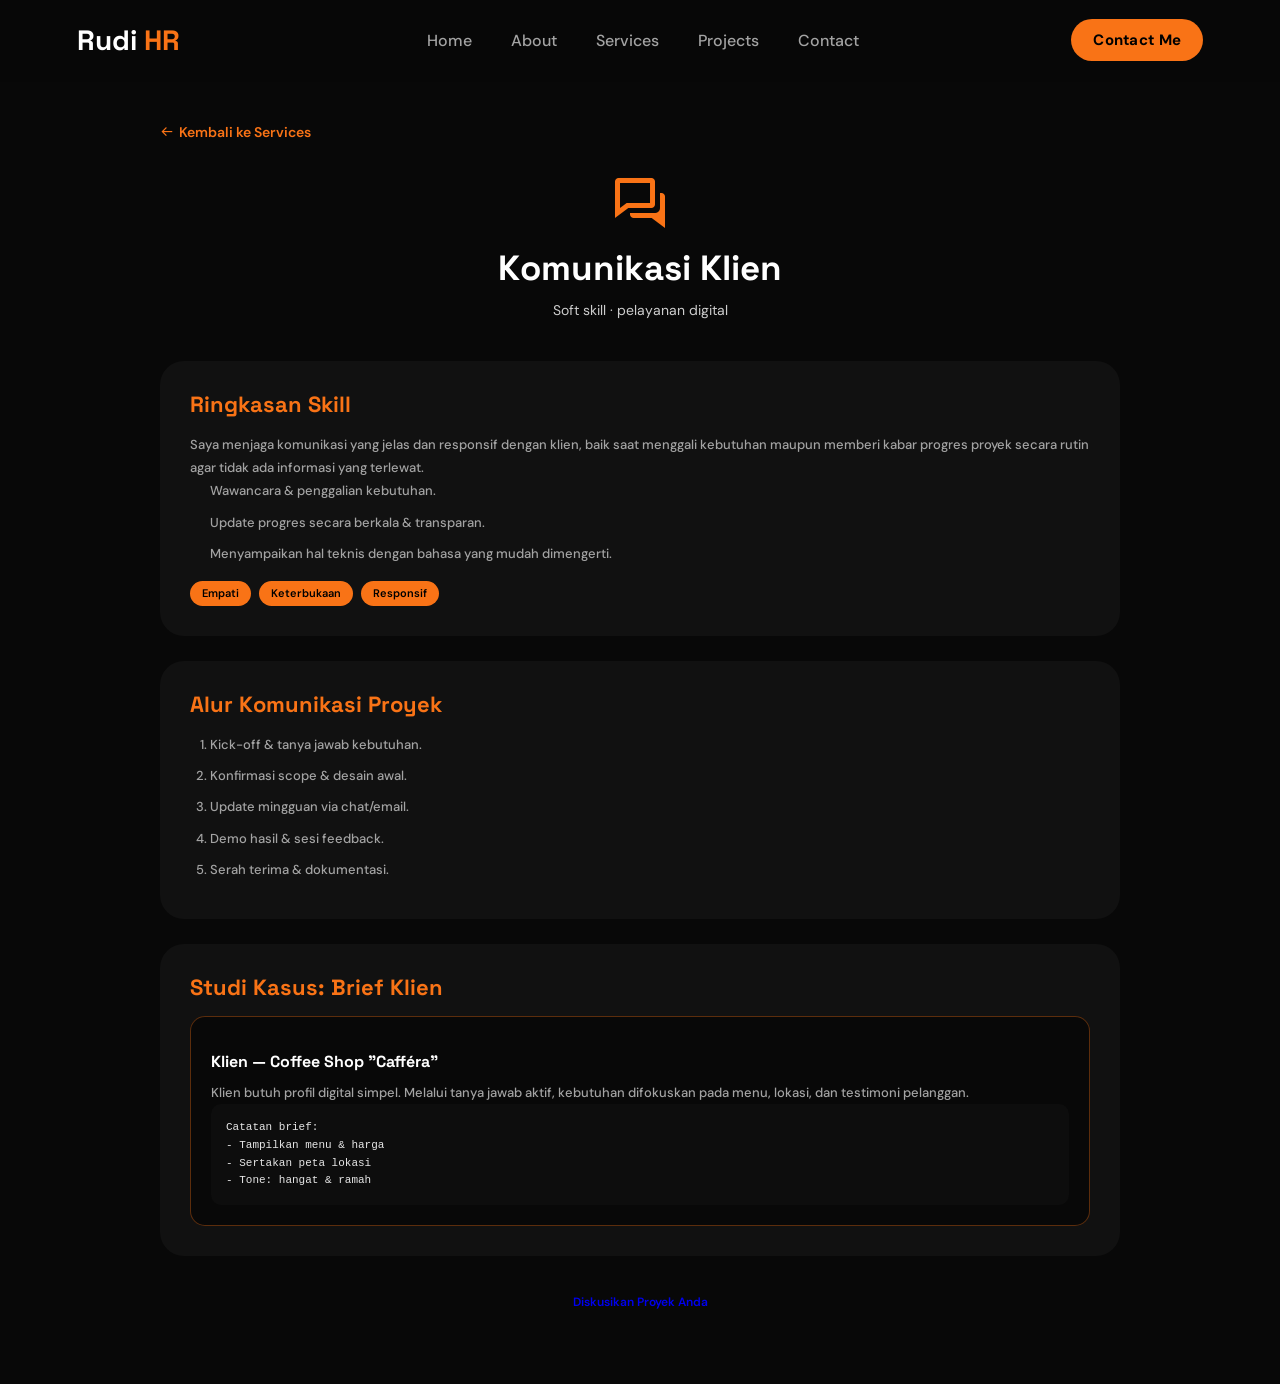
<file: services/soft-communication.html>
<!DOCTYPE html>
<html lang="id">
<head>
	<meta charset="UTF-8">
	<meta name="viewport" content="width=device-width, initial-scale=1.0">
	<meta name="description" content="Dokumentasi lengkap soft skill Komunikasi Klien milik Rudi Heryansyah Rohdiana.">
	<title>Komunikasi Klien — Dokumentasi Soft Skill | Rudi Heryansyah R</title>
		<link rel="icon" href="../favicon.ico" type="image/x-icon">
<link rel="stylesheet" href="../style.css">
	<link rel="preconnect" href="https://fonts.googleapis.com">
	<link rel="preconnect" href="https://fonts.gstatic.com" crossorigin>
	<link href="https://fonts.googleapis.com/css2?family=DM+Sans:wght@400;500;600;700&family=Space+Grotesk:wght@500;600;700&display=swap" rel="stylesheet">
	<link rel="stylesheet" href="../boxicons-subset.css?v=2">
</head>
<body>

	<header class="header">
		<a href="../index.html#home" class="logo">Rudi<span> HR</span></a>
		<nav class="navbar">
			<a href="../index.html#home">Home</a>
			<a href="../index.html#about">About</a>
			<a href="../index.html#services">Services</a>
			<a href="../index.html#project">Projects</a>
			<a href="../index.html#contact">Contact</a>
		</nav>
		<a href="https://wa.me/62895605976398?text=Halo%20Rudi,%20saya%20tertarik%20dengan%20portofolio%20Anda!" class="gradient-btn" target="_blank" rel="noopener noreferrer">Contact Me</a>
	</header>

	<section class="doc-page">
		<a href="../index.html#services" class="back-link"><i class='bx bx-arrow-back'></i> Kembali ke Services</a>

		<div class="doc-hero">
			<i class='bx bx-conversation'></i>
			<h1>Komunikasi Klien</h1>
			<p class="doc-subtitle">Soft skill · pelayanan digital</p>
		</div>

		<article class="doc-section">
			<h2>Ringkasan Skill</h2>
			<p>Saya menjaga komunikasi yang jelas dan responsif dengan klien, baik saat menggali kebutuhan maupun memberi kabar progres proyek secara rutin agar tidak ada informasi yang terlewat.</p>
			<ul>
				<li>Wawancara &amp; penggalian kebutuhan.</li>
				<li>Update progres secara berkala &amp; transparan.</li>
				<li>Menyampaikan hal teknis dengan bahasa yang mudah dimengerti.</li>
			</ul>
			<div class="doc-tags">
				<span class="doc-tag">Empati</span>
				<span class="doc-tag">Keterbukaan</span>
				<span class="doc-tag">Responsif</span>
			</div>
		</article>

		<article class="doc-section">
			<h2>Alur Komunikasi Proyek</h2>
			<ol>
				<li>Kick-off &amp; tanya jawab kebutuhan.</li>
				<li>Konfirmasi scope &amp; desain awal.</li>
				<li>Update mingguan via chat/email.</li>
				<li>Demo hasil &amp; sesi feedback.</li>
				<li>Serah terima &amp; dokumentasi.</li>
			</ol>
		</article>

		<article class="doc-section">
			<h2>Studi Kasus: Brief Klien</h2>
			<div class="doc-card">
				<h3>Klien — Coffee Shop "Cafféra"</h3>
				<p>Klien butuh profil digital simpel. Melalui tanya jawab aktif, kebutuhan difokuskan pada menu, lokasi, dan testimoni pelanggan.</p>
				<pre><code>Catatan brief:
- Tampilkan menu &amp; harga
- Sertakan peta lokasi
- Tone: hangat &amp; ramah</code></pre>
			</div>
		</article>

		<div class="doc-cta">
			<a href="../index.html#contact" class="btn">Diskusikan Proyek Anda</a>
		</div>
	</section>

	<script src="../script.js"></script>
</body>
</html>
</file>
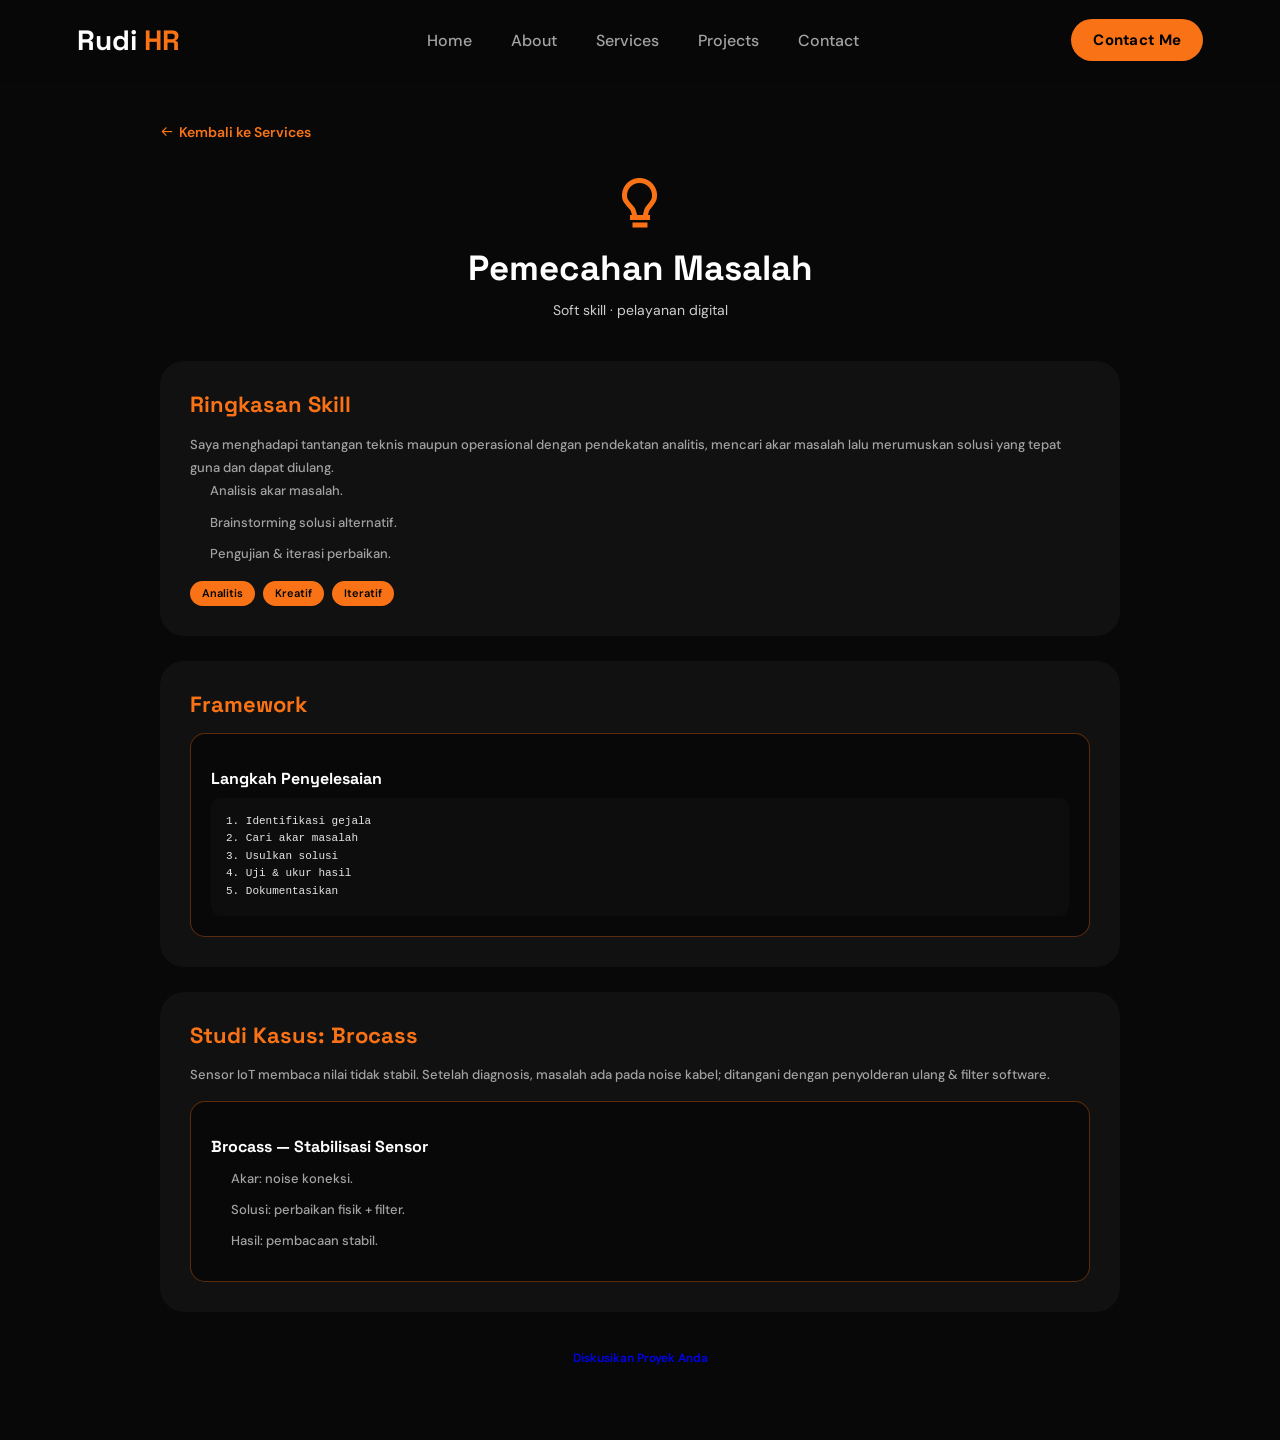
<file: services/soft-problem.html>
<!DOCTYPE html>
<html lang="id">
<head>
	<meta charset="UTF-8">
	<meta name="viewport" content="width=device-width, initial-scale=1.0">
	<meta name="description" content="Dokumentasi lengkap soft skill Pemecahan Masalah milik Rudi Heryansyah Rohdiana.">
	<title>Pemecahan Masalah — Dokumentasi Soft Skill | Rudi Heryansyah R</title>
		<link rel="icon" href="../favicon.ico" type="image/x-icon">
<link rel="stylesheet" href="../style.css">
	<link rel="preconnect" href="https://fonts.googleapis.com">
	<link rel="preconnect" href="https://fonts.gstatic.com" crossorigin>
	<link href="https://fonts.googleapis.com/css2?family=DM+Sans:wght@400;500;600;700&family=Space+Grotesk:wght@500;600;700&display=swap" rel="stylesheet">
	<link rel="stylesheet" href="../boxicons-subset.css?v=2">
</head>
<body>

	<header class="header">
		<a href="../index.html#home" class="logo">Rudi<span> HR</span></a>
		<nav class="navbar">
			<a href="../index.html#home">Home</a>
			<a href="../index.html#about">About</a>
			<a href="../index.html#services">Services</a>
			<a href="../index.html#project">Projects</a>
			<a href="../index.html#contact">Contact</a>
		</nav>
		<a href="https://wa.me/62895605976398?text=Halo%20Rudi,%20saya%20tertarik%20dengan%20portofolio%20Anda!" class="gradient-btn" target="_blank" rel="noopener noreferrer">Contact Me</a>
	</header>

	<section class="doc-page">
		<a href="../index.html#services" class="back-link"><i class='bx bx-arrow-back'></i> Kembali ke Services</a>

		<div class="doc-hero">
			<i class='bx bx-bulb'></i>
			<h1>Pemecahan Masalah</h1>
			<p class="doc-subtitle">Soft skill · pelayanan digital</p>
		</div>

		<article class="doc-section">
			<h2>Ringkasan Skill</h2>
			<p>Saya menghadapi tantangan teknis maupun operasional dengan pendekatan analitis, mencari akar masalah lalu merumuskan solusi yang tepat guna dan dapat diulang.</p>
			<ul>
				<li>Analisis akar masalah.</li>
				<li>Brainstorming solusi alternatif.</li>
				<li>Pengujian &amp; iterasi perbaikan.</li>
			</ul>
			<div class="doc-tags">
				<span class="doc-tag">Analitis</span>
				<span class="doc-tag">Kreatif</span>
				<span class="doc-tag">Iteratif</span>
			</div>
		</article>

		<article class="doc-section">
			<h2>Framework</h2>
			<div class="doc-card">
				<h3>Langkah Penyelesaian</h3>
				<pre><code>1. Identifikasi gejala
2. Cari akar masalah
3. Usulkan solusi
4. Uji &amp; ukur hasil
5. Dokumentasikan</code></pre>
			</div>
		</article>

		<article class="doc-section">
			<h2>Studi Kasus: Brocass</h2>
			<p>Sensor IoT membaca nilai tidak stabil. Setelah diagnosis, masalah ada pada noise kabel; ditangani dengan penyolderan ulang &amp; filter software.</p>
			<div class="doc-card">
				<h3>Brocass — Stabilisasi Sensor</h3>
				<ul>
					<li>Akar: noise koneksi.</li>
					<li>Solusi: perbaikan fisik + filter.</li>
					<li>Hasil: pembacaan stabil.</li>
				</ul>
			</div>
		</article>

		<div class="doc-cta">
			<a href="../index.html#contact" class="btn">Diskusikan Proyek Anda</a>
		</div>
	</section>

	<script src="../script.js"></script>
</body>
</html>
</file>
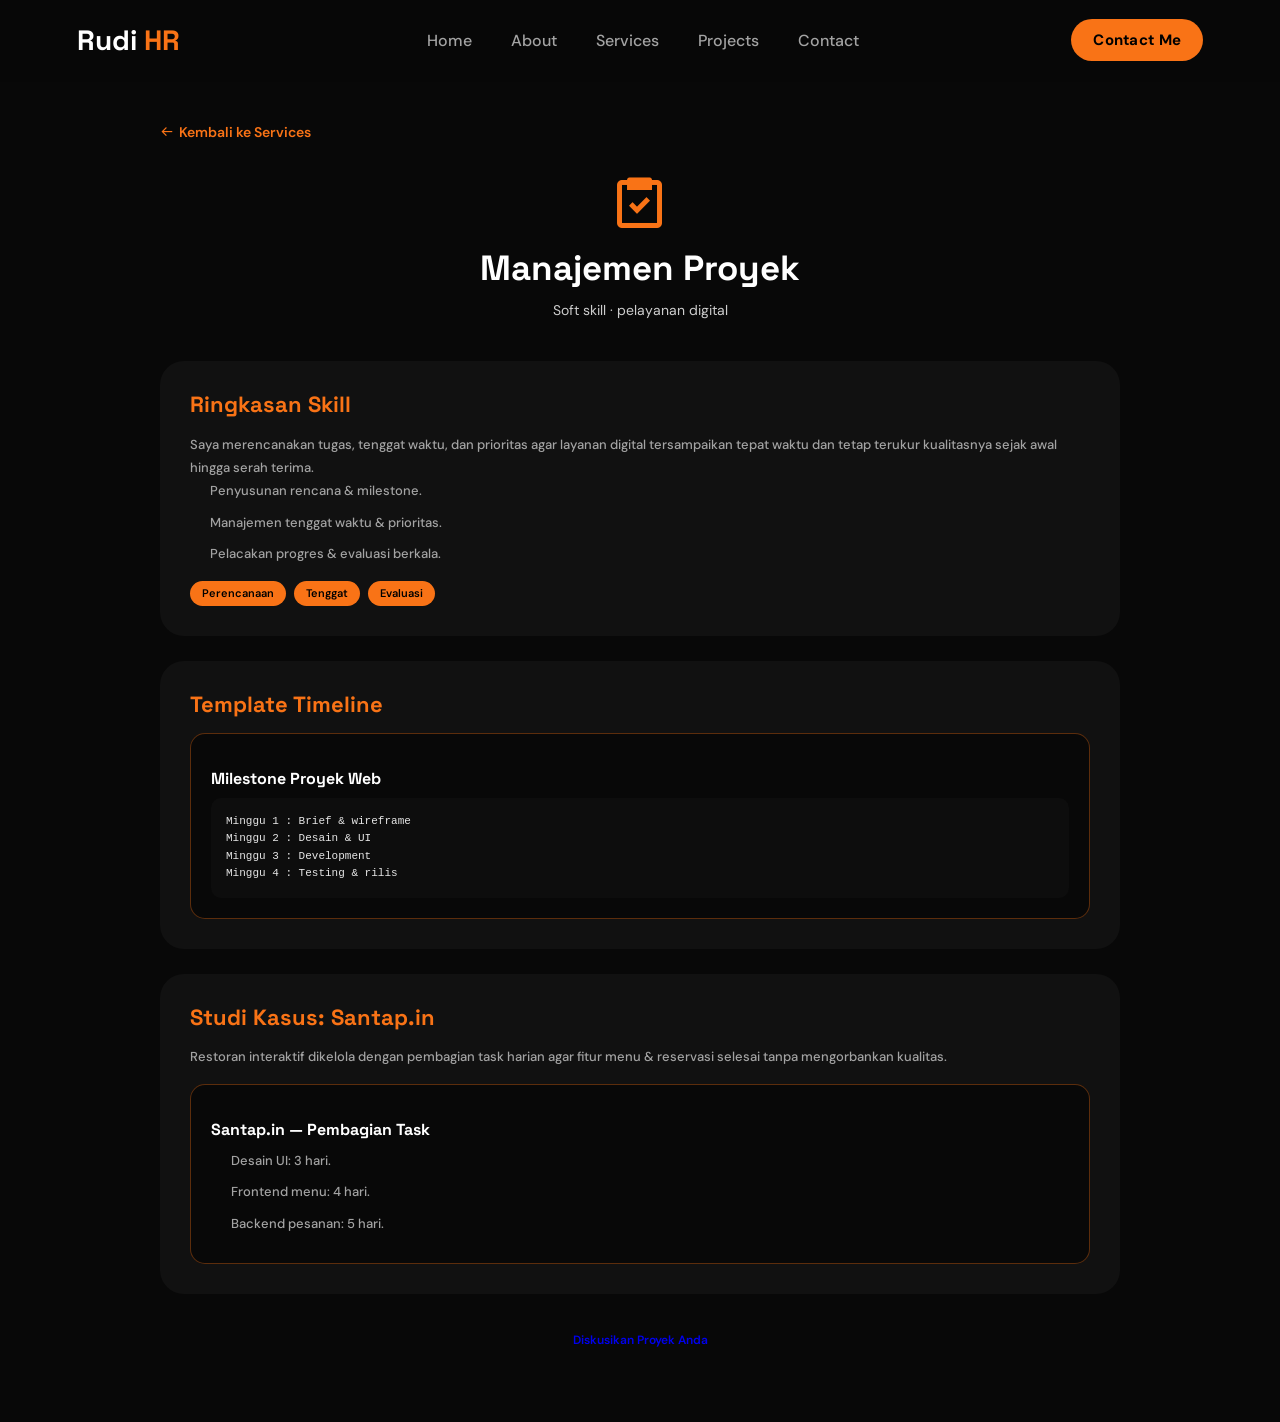
<file: services/soft-project.html>
<!DOCTYPE html>
<html lang="id">
<head>
	<meta charset="UTF-8">
	<meta name="viewport" content="width=device-width, initial-scale=1.0">
	<meta name="description" content="Dokumentasi lengkap soft skill Manajemen Proyek milik Rudi Heryansyah Rohdiana.">
	<title>Manajemen Proyek — Dokumentasi Soft Skill | Rudi Heryansyah R</title>
		<link rel="icon" href="../favicon.ico" type="image/x-icon">
<link rel="stylesheet" href="../style.css">
	<link rel="preconnect" href="https://fonts.googleapis.com">
	<link rel="preconnect" href="https://fonts.gstatic.com" crossorigin>
	<link href="https://fonts.googleapis.com/css2?family=DM+Sans:wght@400;500;600;700&family=Space+Grotesk:wght@500;600;700&display=swap" rel="stylesheet">
	<link rel="stylesheet" href="../boxicons-subset.css?v=2">
</head>
<body>

	<header class="header">
		<a href="../index.html#home" class="logo">Rudi<span> HR</span></a>
		<nav class="navbar">
			<a href="../index.html#home">Home</a>
			<a href="../index.html#about">About</a>
			<a href="../index.html#services">Services</a>
			<a href="../index.html#project">Projects</a>
			<a href="../index.html#contact">Contact</a>
		</nav>
		<a href="https://wa.me/62895605976398?text=Halo%20Rudi,%20saya%20tertarik%20dengan%20portofolio%20Anda!" class="gradient-btn" target="_blank" rel="noopener noreferrer">Contact Me</a>
	</header>

	<section class="doc-page">
		<a href="../index.html#services" class="back-link"><i class='bx bx-arrow-back'></i> Kembali ke Services</a>

		<div class="doc-hero">
			<i class='bx bx-task'></i>
			<h1>Manajemen Proyek</h1>
			<p class="doc-subtitle">Soft skill · pelayanan digital</p>
		</div>

		<article class="doc-section">
			<h2>Ringkasan Skill</h2>
			<p>Saya merencanakan tugas, tenggat waktu, dan prioritas agar layanan digital tersampaikan tepat waktu dan tetap terukur kualitasnya sejak awal hingga serah terima.</p>
			<ul>
				<li>Penyusunan rencana &amp; milestone.</li>
				<li>Manajemen tenggat waktu &amp; prioritas.</li>
				<li>Pelacakan progres &amp; evaluasi berkala.</li>
			</ul>
			<div class="doc-tags">
				<span class="doc-tag">Perencanaan</span>
				<span class="doc-tag">Tenggat</span>
				<span class="doc-tag">Evaluasi</span>
			</div>
		</article>

		<article class="doc-section">
			<h2>Template Timeline</h2>
			<div class="doc-card">
				<h3>Milestone Proyek Web</h3>
				<pre><code>Minggu 1 : Brief &amp; wireframe
Minggu 2 : Desain &amp; UI
Minggu 3 : Development
Minggu 4 : Testing &amp; rilis</code></pre>
			</div>
		</article>

		<article class="doc-section">
			<h2>Studi Kasus: Santap.in</h2>
			<p>Restoran interaktif dikelola dengan pembagian task harian agar fitur menu &amp; reservasi selesai tanpa mengorbankan kualitas.</p>
			<div class="doc-card">
				<h3>Santap.in — Pembagian Task</h3>
				<ul>
					<li>Desain UI: 3 hari.</li>
					<li>Frontend menu: 4 hari.</li>
					<li>Backend pesanan: 5 hari.</li>
				</ul>
			</div>
		</article>

		<div class="doc-cta">
			<a href="../index.html#contact" class="btn">Diskusikan Proyek Anda</a>
		</div>
	</section>

	<script src="../script.js"></script>
</body>
</html>
</file>
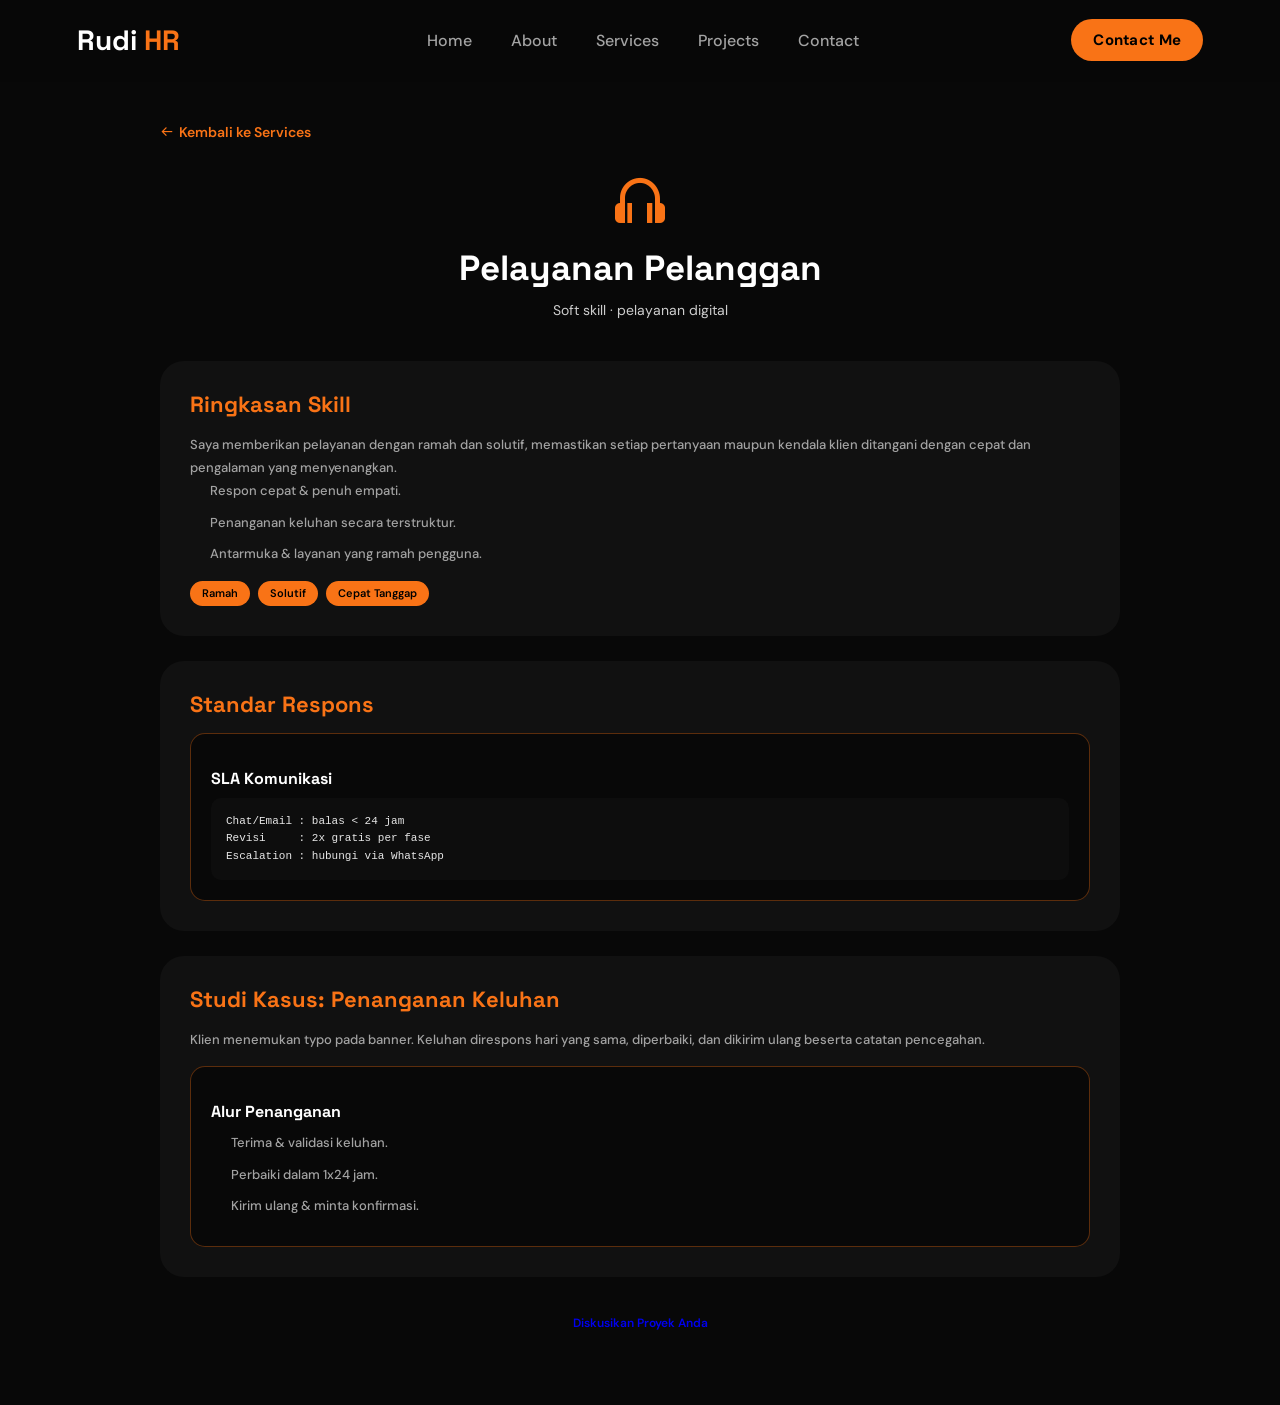
<file: services/soft-service.html>
<!DOCTYPE html>
<html lang="id">
<head>
	<meta charset="UTF-8">
	<meta name="viewport" content="width=device-width, initial-scale=1.0">
	<meta name="description" content="Dokumentasi lengkap soft skill Pelayanan Pelanggan milik Rudi Heryansyah Rohdiana.">
	<title>Pelayanan Pelanggan — Dokumentasi Soft Skill | Rudi Heryansyah R</title>
		<link rel="icon" href="../favicon.ico" type="image/x-icon">
<link rel="stylesheet" href="../style.css">
	<link rel="preconnect" href="https://fonts.googleapis.com">
	<link rel="preconnect" href="https://fonts.gstatic.com" crossorigin>
	<link href="https://fonts.googleapis.com/css2?family=DM+Sans:wght@400;500;600;700&family=Space+Grotesk:wght@500;600;700&display=swap" rel="stylesheet">
	<link rel="stylesheet" href="../boxicons-subset.css?v=2">
</head>
<body>

	<header class="header">
		<a href="../index.html#home" class="logo">Rudi<span> HR</span></a>
		<nav class="navbar">
			<a href="../index.html#home">Home</a>
			<a href="../index.html#about">About</a>
			<a href="../index.html#services">Services</a>
			<a href="../index.html#project">Projects</a>
			<a href="../index.html#contact">Contact</a>
		</nav>
		<a href="https://wa.me/62895605976398?text=Halo%20Rudi,%20saya%20tertarik%20dengan%20portofolio%20Anda!" class="gradient-btn" target="_blank" rel="noopener noreferrer">Contact Me</a>
	</header>

	<section class="doc-page">
		<a href="../index.html#services" class="back-link"><i class='bx bx-arrow-back'></i> Kembali ke Services</a>

		<div class="doc-hero">
			<i class='bx bx-headphone'></i>
			<h1>Pelayanan Pelanggan</h1>
			<p class="doc-subtitle">Soft skill · pelayanan digital</p>
		</div>

		<article class="doc-section">
			<h2>Ringkasan Skill</h2>
			<p>Saya memberikan pelayanan dengan ramah dan solutif, memastikan setiap pertanyaan maupun kendala klien ditangani dengan cepat dan pengalaman yang menyenangkan.</p>
			<ul>
				<li>Respon cepat &amp; penuh empati.</li>
				<li>Penanganan keluhan secara terstruktur.</li>
				<li>Antarmuka &amp; layanan yang ramah pengguna.</li>
			</ul>
			<div class="doc-tags">
				<span class="doc-tag">Ramah</span>
				<span class="doc-tag">Solutif</span>
				<span class="doc-tag">Cepat Tanggap</span>
			</div>
		</article>

		<article class="doc-section">
			<h2>Standar Respons</h2>
			<div class="doc-card">
				<h3>SLA Komunikasi</h3>
				<pre><code>Chat/Email : balas &lt; 24 jam
Revisi     : 2x gratis per fase
Escalation : hubungi via WhatsApp</code></pre>
			</div>
		</article>

		<article class="doc-section">
			<h2>Studi Kasus: Penanganan Keluhan</h2>
			<p>Klien menemukan typo pada banner. Keluhan direspons hari yang sama, diperbaiki, dan dikirim ulang beserta catatan pencegahan.</p>
			<div class="doc-card">
				<h3>Alur Penanganan</h3>
				<ul>
					<li>Terima &amp; validasi keluhan.</li>
					<li>Perbaiki dalam 1x24 jam.</li>
					<li>Kirim ulang &amp; minta konfirmasi.</li>
				</ul>
			</div>
		</article>

		<div class="doc-cta">
			<a href="../index.html#contact" class="btn">Diskusikan Proyek Anda</a>
		</div>
	</section>

	<script src="../script.js"></script>
</body>
</html>
</file>
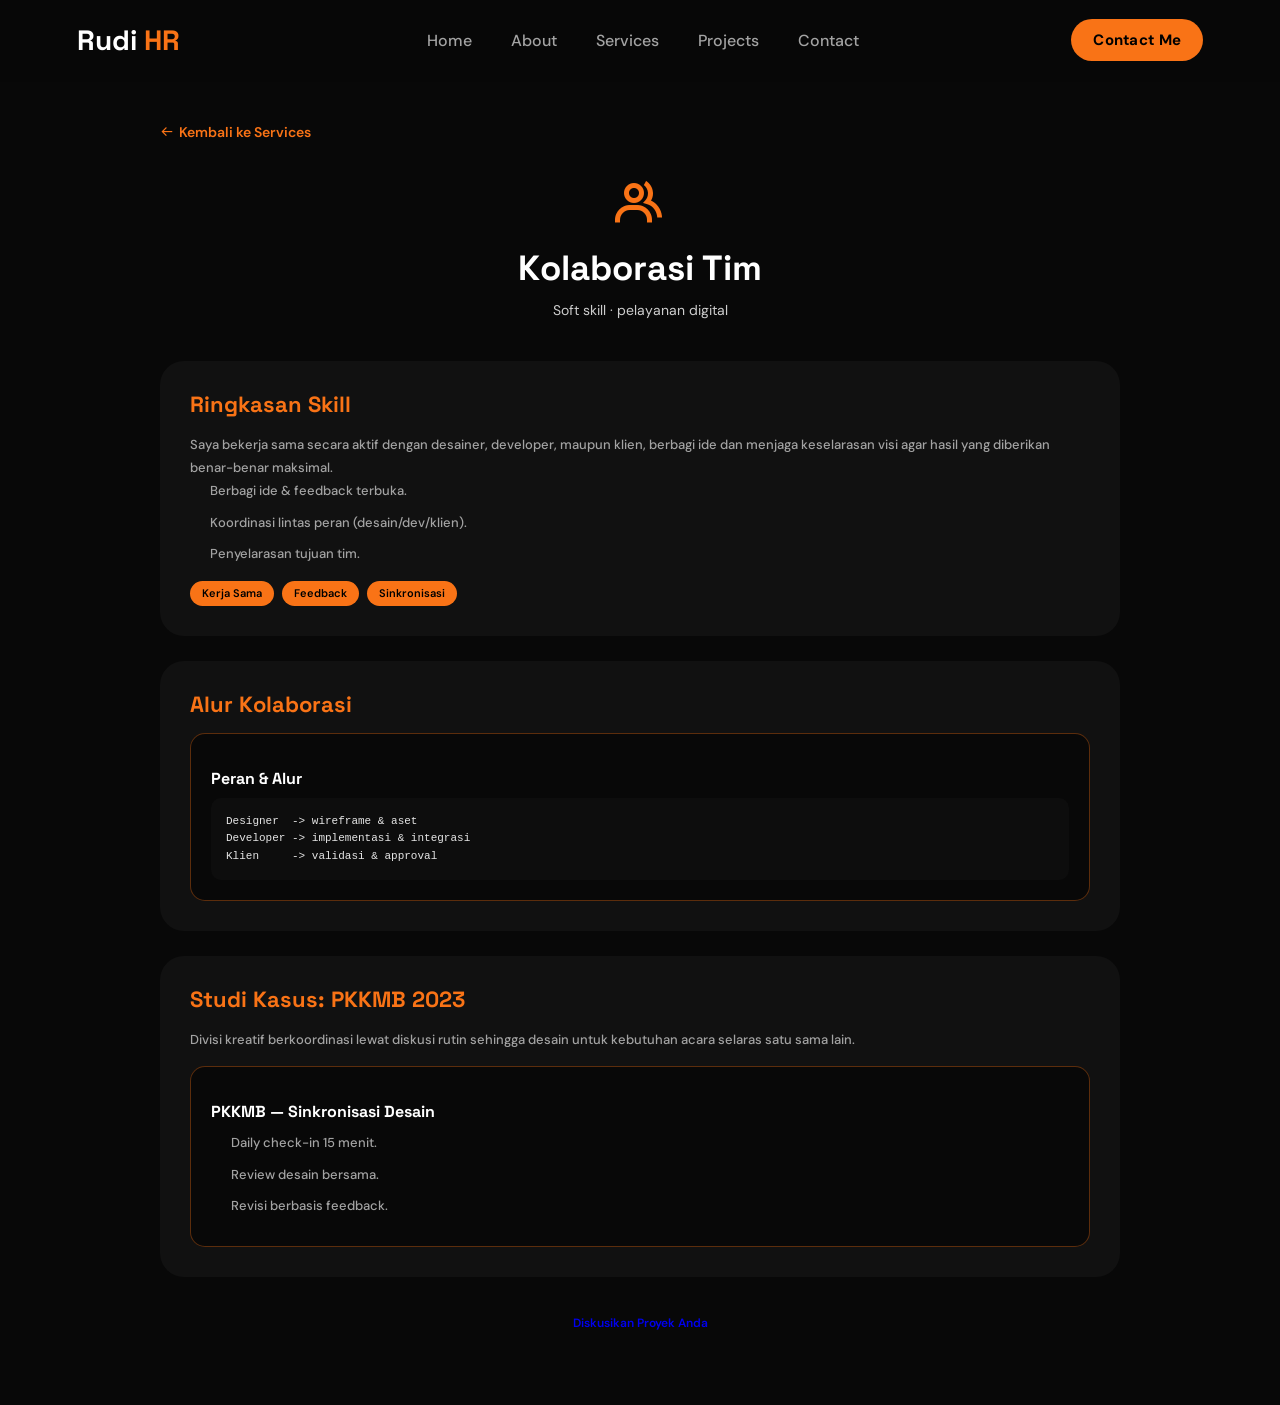
<file: services/soft-teamwork.html>
<!DOCTYPE html>
<html lang="id">
<head>
	<meta charset="UTF-8">
	<meta name="viewport" content="width=device-width, initial-scale=1.0">
	<meta name="description" content="Dokumentasi lengkap soft skill Kolaborasi Tim milik Rudi Heryansyah Rohdiana.">
	<title>Kolaborasi Tim — Dokumentasi Soft Skill | Rudi Heryansyah R</title>
		<link rel="icon" href="../favicon.ico" type="image/x-icon">
<link rel="stylesheet" href="../style.css">
	<link rel="preconnect" href="https://fonts.googleapis.com">
	<link rel="preconnect" href="https://fonts.gstatic.com" crossorigin>
	<link href="https://fonts.googleapis.com/css2?family=DM+Sans:wght@400;500;600;700&family=Space+Grotesk:wght@500;600;700&display=swap" rel="stylesheet">
	<link rel="stylesheet" href="../boxicons-subset.css?v=2">
</head>
<body>

	<header class="header">
		<a href="../index.html#home" class="logo">Rudi<span> HR</span></a>
		<nav class="navbar">
			<a href="../index.html#home">Home</a>
			<a href="../index.html#about">About</a>
			<a href="../index.html#services">Services</a>
			<a href="../index.html#project">Projects</a>
			<a href="../index.html#contact">Contact</a>
		</nav>
		<a href="https://wa.me/62895605976398?text=Halo%20Rudi,%20saya%20tertarik%20dengan%20portofolio%20Anda!" class="gradient-btn" target="_blank" rel="noopener noreferrer">Contact Me</a>
	</header>

	<section class="doc-page">
		<a href="../index.html#services" class="back-link"><i class='bx bx-arrow-back'></i> Kembali ke Services</a>

		<div class="doc-hero">
			<i class='bx bx-group'></i>
			<h1>Kolaborasi Tim</h1>
			<p class="doc-subtitle">Soft skill · pelayanan digital</p>
		</div>

		<article class="doc-section">
			<h2>Ringkasan Skill</h2>
			<p>Saya bekerja sama secara aktif dengan desainer, developer, maupun klien, berbagi ide dan menjaga keselarasan visi agar hasil yang diberikan benar-benar maksimal.</p>
			<ul>
				<li>Berbagi ide &amp; feedback terbuka.</li>
				<li>Koordinasi lintas peran (desain/dev/klien).</li>
				<li>Penyelarasan tujuan tim.</li>
			</ul>
			<div class="doc-tags">
				<span class="doc-tag">Kerja Sama</span>
				<span class="doc-tag">Feedback</span>
				<span class="doc-tag">Sinkronisasi</span>
			</div>
		</article>

		<article class="doc-section">
			<h2>Alur Kolaborasi</h2>
			<div class="doc-card">
				<h3>Peran &amp; Alur</h3>
				<pre><code>Designer  -> wireframe &amp; aset
Developer -> implementasi &amp; integrasi
Klien     -> validasi &amp; approval</code></pre>
			</div>
		</article>

		<article class="doc-section">
			<h2>Studi Kasus: PKKMB 2023</h2>
			<p>Divisi kreatif berkoordinasi lewat diskusi rutin sehingga desain untuk kebutuhan acara selaras satu sama lain.</p>
			<div class="doc-card">
				<h3>PKKMB — Sinkronisasi Desain</h3>
				<ul>
					<li>Daily check-in 15 menit.</li>
					<li>Review desain bersama.</li>
					<li>Revisi berbasis feedback.</li>
				</ul>
			</div>
		</article>

		<div class="doc-cta">
			<a href="../index.html#contact" class="btn">Diskusikan Proyek Anda</a>
		</div>
	</section>

	<script src="../script.js"></script>
</body>
</html>
</file>
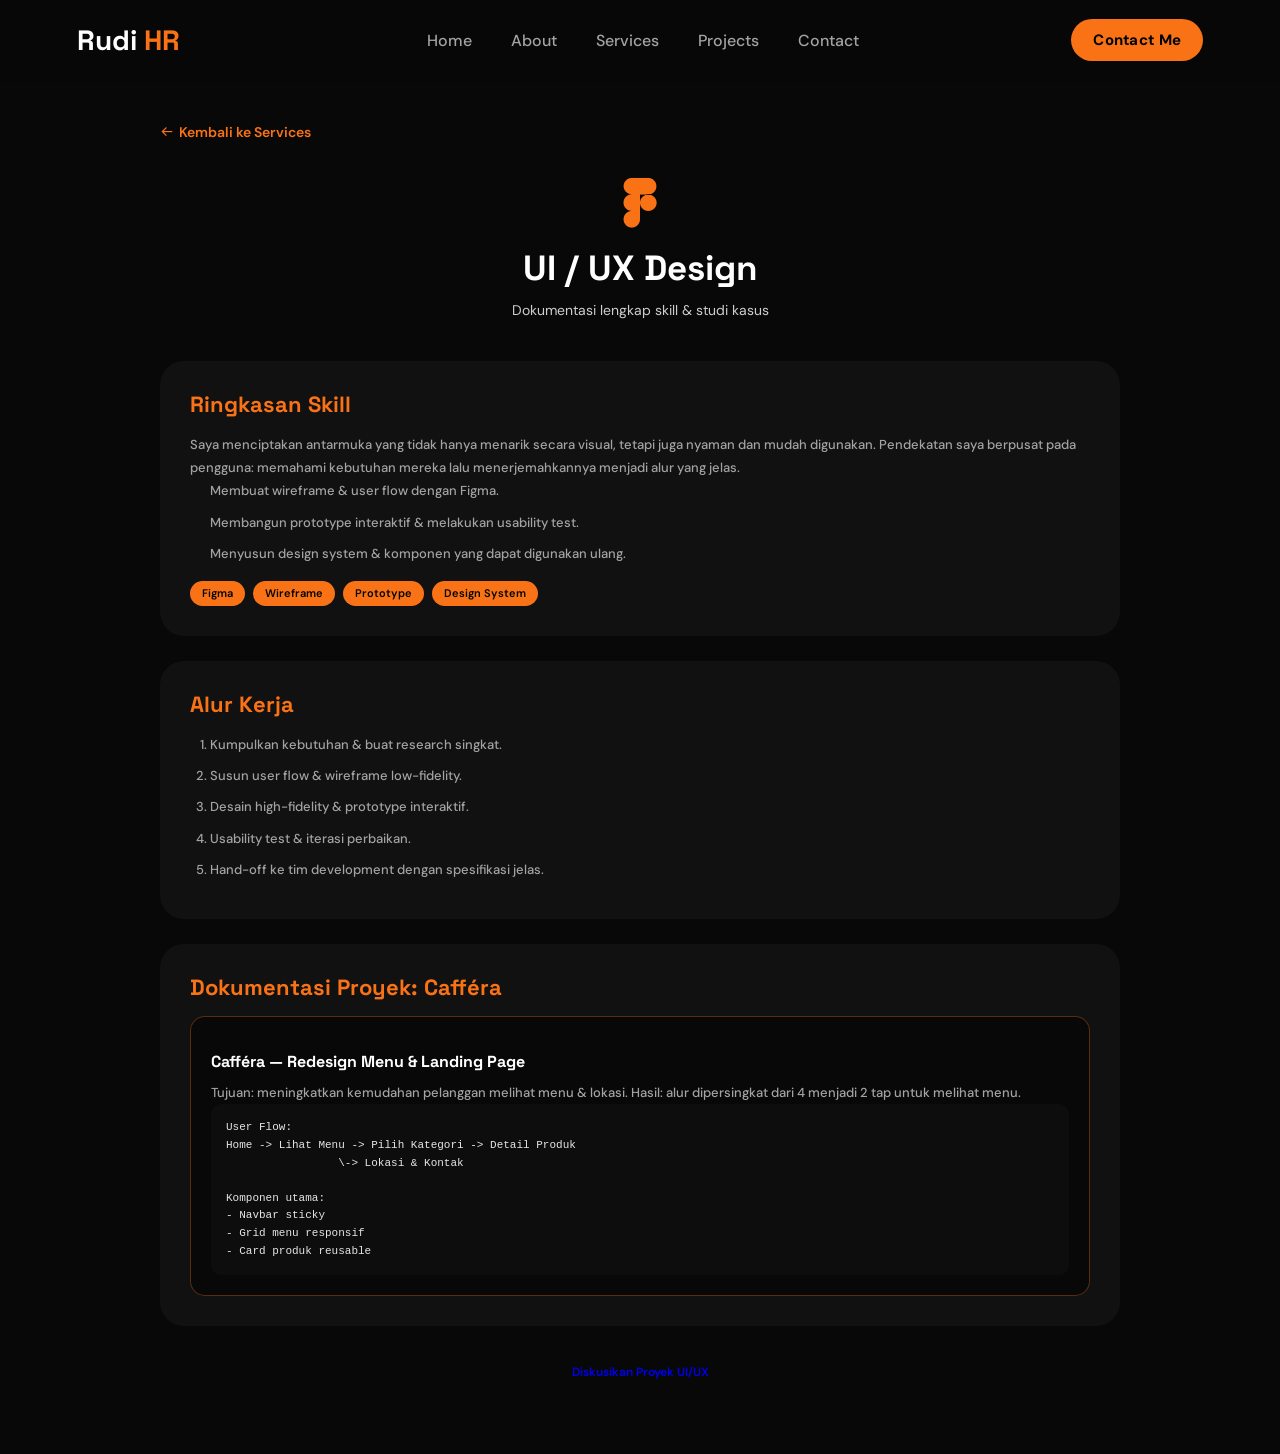
<file: services/ui-ux.html>
<!DOCTYPE html>
<html lang="id">
<head>
	<meta charset="UTF-8">
	<meta name="viewport" content="width=device-width, initial-scale=1.0">
	<meta name="description" content="Dokumentasi lengkap skill UI/UX Design milik Rudi Heryansyah Rohdiana.">
	<title>UI/UX Design — Dokumentasi Skill | Rudi Heryansyah R</title>
		<link rel="icon" href="../favicon.ico" type="image/x-icon">
<link rel="stylesheet" href="../style.css">
	<link rel="preconnect" href="https://fonts.googleapis.com">
	<link rel="preconnect" href="https://fonts.gstatic.com" crossorigin>
	<link href="https://fonts.googleapis.com/css2?family=DM+Sans:wght@400;500;600;700&family=Space+Grotesk:wght@500;600;700&display=swap" rel="stylesheet">
	<link rel="stylesheet" href="../boxicons-subset.css?v=2">
</head>
<body>

	<header class="header">
		<a href="../index.html#home" class="logo">Rudi<span> HR</span></a>
		<nav class="navbar">
			<a href="../index.html#home">Home</a>
			<a href="../index.html#about">About</a>
			<a href="../index.html#services">Services</a>
			<a href="../index.html#project">Projects</a>
			<a href="../index.html#contact">Contact</a>
		</nav>
		<a href="https://wa.me/62895605976398?text=Halo%20Rudi,%20saya%20tertarik%20dengan%20portofolio%20Anda!" class="gradient-btn" target="_blank" rel="noopener noreferrer">Contact Me</a>
	</header>

	<section class="doc-page">
		<a href="../index.html#services" class="back-link"><i class='bx bx-arrow-back'></i> Kembali ke Services</a>

		<div class="doc-hero">
			<i class='bx bxl-figma'></i>
			<h1>UI / UX Design</h1>
			<p class="doc-subtitle">Dokumentasi lengkap skill &amp; studi kasus</p>
		</div>

		<article class="doc-section">
			<h2>Ringkasan Skill</h2>
			<p>Saya menciptakan antarmuka yang tidak hanya menarik secara visual, tetapi juga nyaman dan mudah digunakan. Pendekatan saya berpusat pada pengguna: memahami kebutuhan mereka lalu menerjemahkannya menjadi alur yang jelas.</p>
			<ul>
				<li>Membuat wireframe &amp; user flow dengan Figma.</li>
				<li>Membangun prototype interaktif &amp; melakukan usability test.</li>
				<li>Menyusun design system &amp; komponen yang dapat digunakan ulang.</li>
			</ul>
			<div class="doc-tags">
				<span class="doc-tag">Figma</span>
				<span class="doc-tag">Wireframe</span>
				<span class="doc-tag">Prototype</span>
				<span class="doc-tag">Design System</span>
			</div>
		</article>

		<article class="doc-section">
			<h2>Alur Kerja</h2>
			<ol>
				<li>Kumpulkan kebutuhan &amp; buat research singkat.</li>
				<li>Susun user flow &amp; wireframe low-fidelity.</li>
				<li>Desain high-fidelity &amp; prototype interaktif.</li>
				<li>Usability test &amp; iterasi perbaikan.</li>
				<li>Hand-off ke tim development dengan spesifikasi jelas.</li>
			</ol>
		</article>

		<article class="doc-section">
			<h2>Dokumentasi Proyek: Cafféra</h2>
			<div class="doc-card">
				<h3>Cafféra — Redesign Menu &amp; Landing Page</h3>
				<p>Tujuan: meningkatkan kemudahan pelanggan melihat menu &amp; lokasi. Hasil: alur dipersingkat dari 4 menjadi 2 tap untuk melihat menu.</p>
				<pre><code>User Flow:
Home -> Lihat Menu -> Pilih Kategori -> Detail Produk
                 \-> Lokasi &amp; Kontak

Komponen utama:
- Navbar sticky
- Grid menu responsif
- Card produk reusable</code></pre>
			</div>
		</article>

		<div class="doc-cta">
			<a href="../index.html#contact" class="btn">Diskusikan Proyek UI/UX</a>
		</div>
	</section>

	<script src="../script.js"></script>
</body>
</html>
</file>
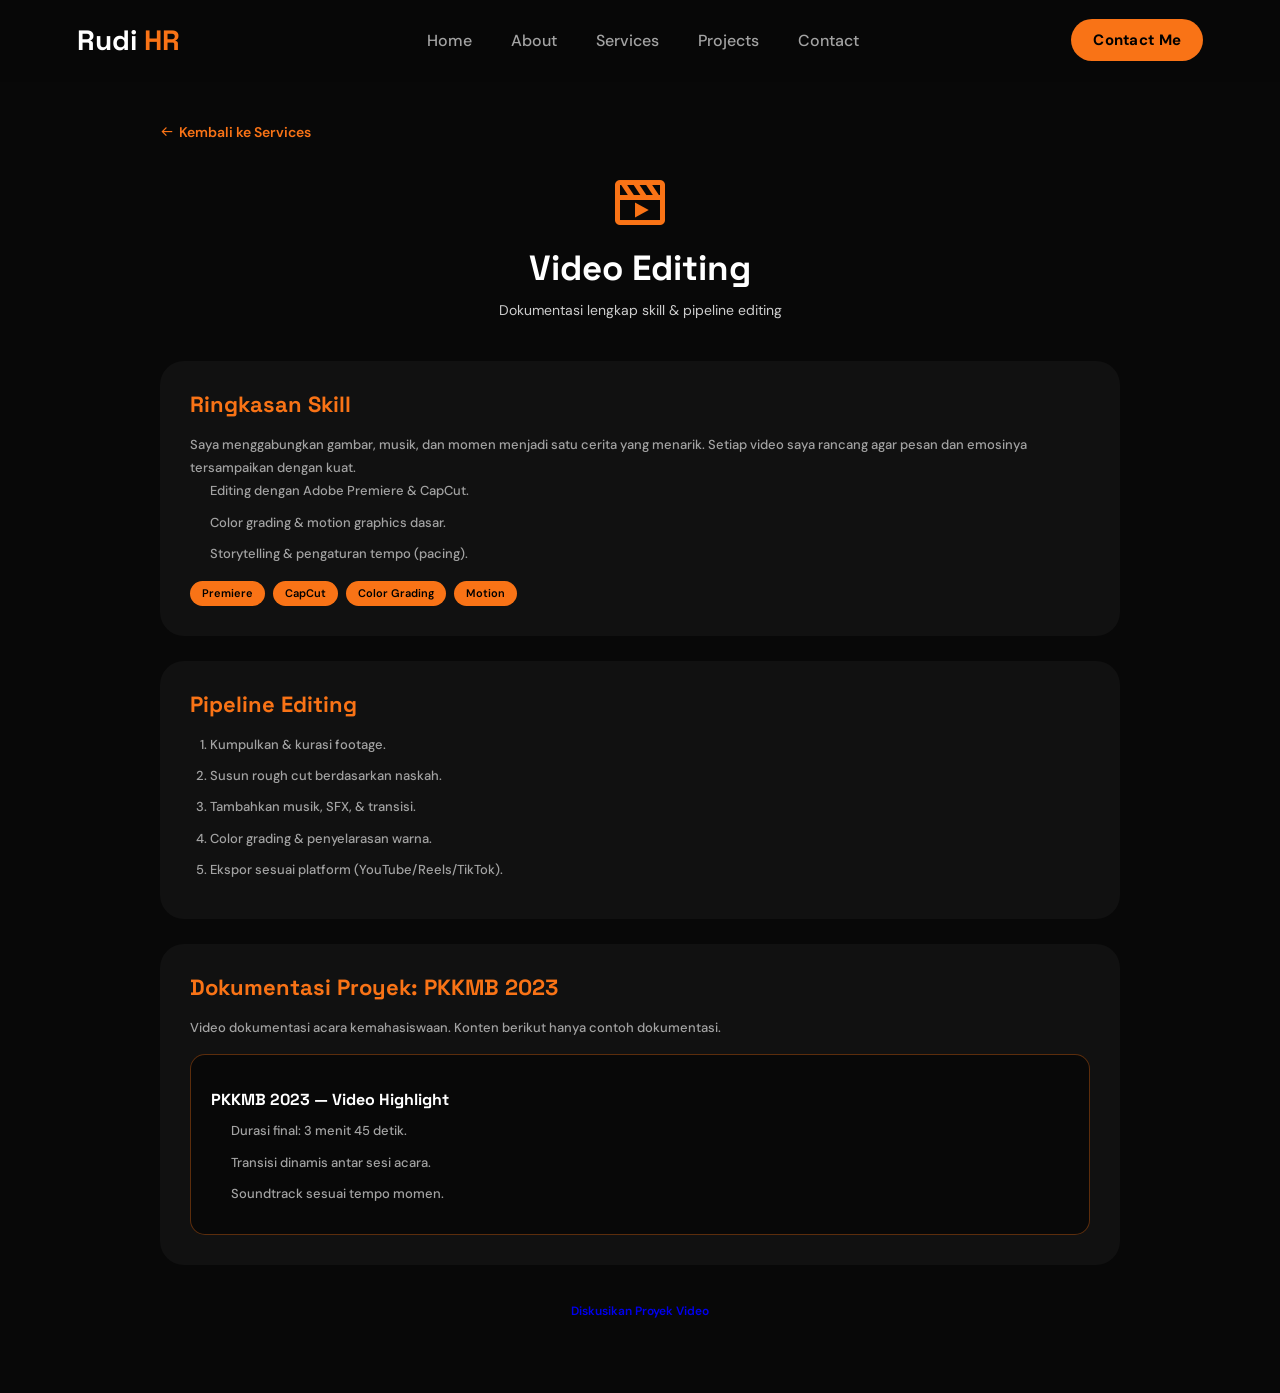
<file: services/video-editing.html>
<!DOCTYPE html>
<html lang="id">
<head>
	<meta charset="UTF-8">
	<meta name="viewport" content="width=device-width, initial-scale=1.0">
	<meta name="description" content="Dokumentasi lengkap skill Video Editing milik Rudi Heryansyah Rohdiana.">
	<title>Video Editing — Dokumentasi Skill | Rudi Heryansyah R</title>
		<link rel="icon" href="../favicon.ico" type="image/x-icon">
<link rel="stylesheet" href="../style.css">
	<link rel="preconnect" href="https://fonts.googleapis.com">
	<link rel="preconnect" href="https://fonts.gstatic.com" crossorigin>
	<link href="https://fonts.googleapis.com/css2?family=DM+Sans:wght@400;500;600;700&family=Space+Grotesk:wght@500;600;700&display=swap" rel="stylesheet">
	<link rel="stylesheet" href="../boxicons-subset.css?v=2">
</head>
<body>

	<header class="header">
		<a href="../index.html#home" class="logo">Rudi<span> HR</span></a>
		<nav class="navbar">
			<a href="../index.html#home">Home</a>
			<a href="../index.html#about">About</a>
			<a href="../index.html#services">Services</a>
			<a href="../index.html#project">Projects</a>
			<a href="../index.html#contact">Contact</a>
		</nav>
		<a href="https://wa.me/62895605976398?text=Halo%20Rudi,%20saya%20tertarik%20dengan%20portofolio%20Anda!" class="gradient-btn" target="_blank" rel="noopener noreferrer">Contact Me</a>
	</header>

	<section class="doc-page">
		<a href="../index.html#services" class="back-link"><i class='bx bx-arrow-back'></i> Kembali ke Services</a>

		<div class="doc-hero">
			<i class='bx bx-movie-play'></i>
			<h1>Video Editing</h1>
			<p class="doc-subtitle">Dokumentasi lengkap skill &amp; pipeline editing</p>
		</div>

		<article class="doc-section">
			<h2>Ringkasan Skill</h2>
			<p>Saya menggabungkan gambar, musik, dan momen menjadi satu cerita yang menarik. Setiap video saya rancang agar pesan dan emosinya tersampaikan dengan kuat.</p>
			<ul>
				<li>Editing dengan Adobe Premiere &amp; CapCut.</li>
				<li>Color grading &amp; motion graphics dasar.</li>
				<li>Storytelling &amp; pengaturan tempo (pacing).</li>
			</ul>
			<div class="doc-tags">
				<span class="doc-tag">Premiere</span>
				<span class="doc-tag">CapCut</span>
				<span class="doc-tag">Color Grading</span>
				<span class="doc-tag">Motion</span>
			</div>
		</article>

		<article class="doc-section">
			<h2>Pipeline Editing</h2>
			<ol>
				<li>Kumpulkan &amp; kurasi footage.</li>
				<li>Susun rough cut berdasarkan naskah.</li>
				<li>Tambahkan musik, SFX, &amp; transisi.</li>
				<li>Color grading &amp; penyelarasan warna.</li>
				<li>Ekspor sesuai platform (YouTube/Reels/TikTok).</li>
			</ol>
		</article>

		<article class="doc-section">
			<h2>Dokumentasi Proyek: PKKMB 2023</h2>
			<p>Video dokumentasi acara kemahasiswaan. Konten berikut hanya contoh dokumentasi.</p>
			<div class="doc-card">
				<h3>PKKMB 2023 — Video Highlight</h3>
				<ul>
					<li>Durasi final: 3 menit 45 detik.</li>
					<li>Transisi dinamis antar sesi acara.</li>
					<li>Soundtrack sesuai tempo momen.</li>
				</ul>
			</div>
		</article>

		<div class="doc-cta">
			<a href="../index.html#contact" class="btn">Diskusikan Proyek Video</a>
		</div>
	</section>

	<script src="../script.js"></script>
</body>
</html>
</file>
<file: style.css>
/* ===== CSS VARIABLES ===== */
:root {
  --bg-primary: #080808;
  --bg-secondary: #111111;
  --bg-card: #141414;
  --bg-elevated: #1a1a1a;
  --accent: #f97316;
  --accent-hover: #fb923c;
  --accent-dim: rgba(249, 115, 22, 0.12);
  --accent-border: rgba(249, 115, 22, 0.35);
  --text-primary: #ffffff;
  --text-secondary: #a3a3a3;
  --text-muted: #525252;
  --border: rgba(255, 255, 255, 0.08);
  --border-hover: rgba(249, 115, 22, 0.4);
  --shadow-sm: 0 2px 8px rgba(0, 0, 0, 0.3);
  --shadow-md: 0 8px 24px rgba(0, 0, 0, 0.4);
  --shadow-lg: 0 20px 50px rgba(0, 0, 0, 0.5);
  --shadow-orange: 0 0 30px rgba(249, 115, 22, 0.2);
  --radius-sm: 0.8rem;
  --radius-md: 1.2rem;
  --radius-lg: 1.8rem;
  --radius-xl: 2.4rem;
  --transition: 0.3s ease;
  --transition-slow: 0.5s ease;
}

/* ===== RESET & BASE ===== */
*, *::before, *::after {
  margin: 0;
  padding: 0;
  box-sizing: border-box;
  text-decoration: none;
}

html {
  font-size: 62.5%;
  scroll-behavior: smooth;
  overflow-x: hidden;
}

body {
  background: var(--bg-primary);
  color: var(--text-primary);
  font-family: "DM Sans", system-ui, sans-serif;
  font-size: 1.6rem;
  line-height: 1.6;
  overflow-x: hidden;
}

h1, h2, h3, h4, h5, h6 {
  font-family: "Space Grotesk", system-ui, sans-serif;
  line-height: 1.2;
}

img { display: block; max-width: 100%; }
button { cursor: pointer; }
ul { list-style: none; }

/* ===== SCROLLBAR ===== */
::-webkit-scrollbar { width: 6px; }
::-webkit-scrollbar-thumb { background: var(--accent); border-radius: 3px; }
::-webkit-scrollbar-track { background: var(--bg-secondary); }

/* ===== PRELOADER ===== */
#preloader {
  position: fixed;
  inset: 0;
  background: var(--bg-primary);
  display: flex;
  align-items: center;
  justify-content: center;
  z-index: 9999;
  transition: opacity 0.5s ease, visibility 0.5s ease;
}
#preloader.hidden { opacity: 0; visibility: hidden; }
.preloader-inner { text-align: center; }
.preloader-logo {
  font-family: "Space Grotesk", sans-serif;
  font-size: 3.2rem;
  font-weight: 700;
  color: var(--text-primary);
  letter-spacing: 0.1em;
  display: block;
  margin-bottom: 2rem;
}
.preloader-logo span { color: var(--accent); }
.preloader-bar {
  width: 160px;
  height: 3px;
  background: var(--bg-elevated);
  border-radius: 2px;
  overflow: hidden;
  margin: 0 auto;
}
.preloader-progress {
  height: 100%;
  width: 0;
  background: var(--accent);
  border-radius: 2px;
  animation: preloaderAnim 1.2s ease forwards;
}
@keyframes preloaderAnim {
  0% { width: 0; }
  100% { width: 100%; }
}

/* ===== SCROLL PROGRESS ===== */
#scrollProgress {
  position: fixed;
  top: 0;
  left: 0;
  height: 3px;
  background: var(--accent);
  z-index: 10000;
  width: 0%;
  transition: width 0.1s linear;
}

/* ===== CUSTOM CURSOR ===== */
#cursor, #cursorOuter {
  display: none;
  position: fixed;
  border-radius: 50%;
  pointer-events: none;
  z-index: 9998;
  transition: transform 0.15s ease, opacity 0.2s ease;
}
@media (hover: hover) and (pointer: fine) {
  #cursor {
    display: block;
    width: 8px;
    height: 8px;
    background: var(--accent);
    transform: translate(-50%, -50%);
  }
  #cursorOuter {
    display: block;
    width: 32px;
    height: 32px;
    border: 2px solid rgba(249, 115, 22, 0.5);
    transform: translate(-50%, -50%);
    transition: transform 0.2s ease, width 0.2s ease, height 0.2s ease, border-color 0.2s ease;
  }
  body.cursor-hover #cursorOuter {
    width: 48px;
    height: 48px;
    border-color: var(--accent);
  }
}

/* ===== SCROLL ANIMATIONS ===== */
.reveal-up, .reveal-left, .reveal-right {
  opacity: 0;
  transition: opacity 0.7s ease, transform 0.7s ease;
}
.reveal-up { transform: translateY(30px); }
.reveal-left { transform: translateX(-30px); }
.reveal-right { transform: translateX(30px); }
.reveal-up.visible, .reveal-left.visible, .reveal-right.visible {
  opacity: 1;
  transform: none;
}
.animate {
  opacity: 0;
  transform: translateY(20px);
  transition: opacity 0.6s ease, transform 0.6s ease;
}
.animate.active {
  opacity: 1;
  transform: none;
}

/* ===== SPAN ORANGE GLOBAL ===== */
span.orange, h1 span:last-child, h2 span, .hero-name span,
.logo span, h3 span { color: var(--accent); }

/* ===== HEADER / NAVBAR ===== */
.header {
  position: fixed;
  top: 0;
  left: 0;
  right: 0;
  padding: 1.8rem 6%;
  background: rgba(8, 8, 8, 0.85);
  backdrop-filter: blur(8px);
  -webkit-backdrop-filter: blur(8px);
  border-bottom: 1px solid transparent;
  display: flex;
  justify-content: space-between;
  align-items: center;
  z-index: 1000;
  transition: padding var(--transition), border-color var(--transition), background var(--transition);
}
.header.scrolled {
  padding: 1.2rem 6%;
  border-bottom-color: var(--border);
  background: rgba(8, 8, 8, 0.96);
}
.logo {
  font-family: "Space Grotesk", sans-serif;
  font-size: 2.8rem;
  font-weight: 800;
  color: var(--text-primary);
  transition: opacity var(--transition);
  flex-shrink: 0;
}
.logo span { color: var(--accent); }
.logo:hover { opacity: 0.85; }
.navbar a {
  font-size: 1.6rem;
  color: var(--text-secondary);
  margin-left: 3.5rem;
  font-weight: 500;
  transition: color var(--transition);
  position: relative;
  padding-bottom: 2px;
}
.navbar a::after {
  content: '';
  position: absolute;
  bottom: -2px;
  left: 0;
  right: 0;
  height: 2px;
  background: var(--accent);
  transform: scaleX(0);
  transition: transform var(--transition);
}
.navbar a:hover, .navbar a.active {
  color: var(--text-primary);
}
.navbar a:hover::after, .navbar a.active::after {
  transform: scaleX(1);
}
.navbar a.active { color: var(--accent); }
.header-actions {
  display: flex;
  align-items: center;
  gap: 1.2rem;
}
.lang-toggle {
  background: transparent;
  border: 1.5px solid var(--accent-border);
  color: var(--accent);
  font-weight: 700;
  font-size: 1.2rem;
  padding: 0.5rem 1.2rem;
  border-radius: 2rem;
  transition: background var(--transition), color var(--transition), border-color var(--transition);
}
.lang-toggle:hover {
  background: var(--accent);
  color: var(--bg-primary);
  border-color: var(--accent);
}
.gradient-btn {
  font-size: 1.5rem;
  padding: 0.9rem 2.2rem;
  border-radius: 3rem;
  background: var(--accent);
  color: #000;
  font-weight: 700;
  letter-spacing: 0.02em;
  border: none;
  transition: transform var(--transition), background var(--transition), box-shadow var(--transition);
  white-space: nowrap;
}
.gradient-btn:hover {
  transform: translateY(-2px);
  background: var(--accent-hover);
  box-shadow: 0 8px 24px rgba(249, 115, 22, 0.35);
}
#menu-icon {
  background: transparent;
  border: 0;
  font-size: 3.2rem;
  color: var(--accent);
  display: none;
  padding: 0.4rem;
}

/* ===== SECTION BASE ===== */
section {
  padding: 9rem 6%;
}
.section-header {
  text-align: center;
  max-width: 700px;
  margin: 0 auto 5rem;
}
.section-tag {
  display: inline-block;
  font-size: 1.2rem;
  font-weight: 700;
  text-transform: uppercase;
  letter-spacing: 0.12em;
  color: var(--accent);
  padding: 0.4rem 1.2rem;
  background: var(--accent-dim);
  border: 1px solid var(--accent-border);
  border-radius: 2rem;
  margin-bottom: 1.5rem;
}
.heading {
  font-size: clamp(3.6rem, 5vw, 5.2rem);
  font-weight: 700;
  color: var(--text-primary);
  margin-bottom: 1.5rem;
}
.heading span { color: var(--accent); }
.section-subtitle {
  font-size: 1.7rem;
  color: var(--text-secondary);
  line-height: 1.7;
}

/* ===== BUTTONS ===== */
.btn {
  display: inline-flex;
  align-items: center;
  gap: 0.7rem;
  padding: 1.1rem 2.8rem;
  border-radius: 3rem;
  font-size: 1.6rem;
  font-weight: 600;
  transition: transform var(--transition), box-shadow var(--transition), background var(--transition), color var(--transition), border-color var(--transition);
  border: 2px solid transparent;
  white-space: nowrap;
  cursor: pointer;
}
.btn-primary {
  background: var(--accent);
  color: #000;
  box-shadow: 0 0 20px rgba(249, 115, 22, 0.25);
}
.btn-primary:hover {
  background: var(--accent-hover);
  transform: translateY(-2px);
  box-shadow: 0 8px 28px rgba(249, 115, 22, 0.4);
  color: #000;
}
.btn-outline {
  background: transparent;
  color: var(--accent);
  border-color: var(--accent-border);
}
.btn-outline:hover {
  background: var(--accent);
  color: #000;
  border-color: var(--accent);
  transform: translateY(-2px);
  box-shadow: 0 8px 24px rgba(249, 115, 22, 0.3);
}
.btn-ghost {
  background: var(--bg-elevated);
  color: var(--text-secondary);
  border-color: var(--border);
}
.btn-ghost:hover {
  background: var(--bg-card);
  color: var(--text-primary);
  border-color: rgba(255,255,255,0.2);
  transform: translateY(-2px);
}

/* ===== HERO SECTION ===== */
.home {
  min-height: 100vh;
  display: flex;
  align-items: center;
  justify-content: center;
  gap: 10rem;
  padding-top: 10rem;
  position: relative;
  overflow: hidden;
}
.hero-bg {
  position: absolute;
  inset: 0;
  z-index: 0;
  pointer-events: none;
}
.hero-grid {
  position: absolute;
  inset: 0;
  background-image: linear-gradient(rgba(249,115,22,0.04) 1px, transparent 1px),
                    linear-gradient(90deg, rgba(249,115,22,0.04) 1px, transparent 1px);
  background-size: 60px 60px;
  mask-image: radial-gradient(ellipse at 50% 50%, black 30%, transparent 80%);
}
.hero-orb {
  position: absolute;
  top: -100px;
  right: -100px;
  width: 600px;
  height: 600px;
  background: radial-gradient(circle, rgba(249,115,22,0.12) 0%, transparent 70%);
  pointer-events: none;
  animation: orbFloat 8s ease-in-out infinite;
}
@keyframes orbFloat {
  0%, 100% { transform: translate(0, 0); }
  50% { transform: translate(-20px, 20px); }
}
#heroParticles {
  position: absolute;
  inset: 0;
  width: 100%;
  height: 100%;
}
.home-content {
  position: relative;
  z-index: 1;
  display: flex;
  flex-direction: column;
  align-items: flex-start;
  max-width: 600px;
}
.availability-badge {
  display: inline-flex;
  align-items: center;
  gap: 0.8rem;
  font-size: 1.4rem;
  font-weight: 500;
  color: var(--text-secondary);
  padding: 0.5rem 1.4rem 0.5rem 1rem;
  background: var(--bg-elevated);
  border: 1px solid var(--border);
  border-radius: 2rem;
  margin-bottom: 2rem;
}
.availability-dot {
  width: 8px;
  height: 8px;
  background: #22c55e;
  border-radius: 50%;
  flex-shrink: 0;
  animation: availPulse 2s ease-in-out infinite;
}
@keyframes availPulse {
  0%, 100% { box-shadow: 0 0 0 0 rgba(34,197,94,0.5); }
  50% { box-shadow: 0 0 0 6px rgba(34,197,94,0); }
}
.home-content h1 {
  font-size: clamp(3.6rem, 5vw, 6rem);
  font-weight: 700;
  line-height: 1.1;
  margin-bottom: 1rem;
}
.hero-name { color: var(--accent); display: block; }
.home-content h3 {
  font-size: clamp(2.2rem, 3vw, 3rem);
  font-weight: 500;
  color: var(--text-secondary);
  margin-bottom: 1.8rem;
}
.typing-text { color: var(--text-primary); }
.typing-cursor {
  display: inline-block;
  width: 2px;
  height: 1em;
  background: var(--accent);
  margin-left: 2px;
  vertical-align: text-bottom;
  animation: blink 0.8s step-end infinite;
}
@keyframes blink { 0%, 100% { opacity: 1; } 50% { opacity: 0; } }
.home-content p {
  font-size: 1.7rem;
  color: var(--text-secondary);
  line-height: 1.75;
  max-width: 520px;
  margin-bottom: 2.5rem;
}
.social-icon { display: flex; gap: 1rem; margin-bottom: 3rem; }
.social-icon a {
  display: inline-flex;
  justify-content: center;
  align-items: center;
  width: 44px;
  height: 44px;
  font-size: 2.2rem;
  background: var(--bg-elevated);
  border: 1px solid var(--border);
  border-radius: 50%;
  color: var(--text-secondary);
  transition: color var(--transition), background var(--transition), border-color var(--transition), transform var(--transition), box-shadow var(--transition);
}
.social-icon a:hover {
  color: var(--accent);
  border-color: var(--accent-border);
  background: var(--accent-dim);
  transform: translateY(-3px);
  box-shadow: var(--shadow-orange);
}
.btn-group { display: flex; gap: 1.2rem; flex-wrap: wrap; }
.home-img {
  position: relative;
  z-index: 1;
  flex-shrink: 0;
}
.hero-img-wrap {
  position: relative;
}
.hero-img-wrap::before {
  content: '';
  position: absolute;
  inset: -3px;
  border-radius: 50%;
  background: conic-gradient(var(--accent), transparent, var(--accent));
  animation: rotateBorder 6s linear infinite;
  opacity: 0.3;
}
@keyframes rotateBorder { to { transform: rotate(360deg); } }
.home-img img {
  width: 32vw;
  max-width: 420px;
  min-width: 260px;
  border-radius: 50%;
  box-shadow: 0 0 40px rgba(249, 115, 22, 0.2);
  position: relative;
  z-index: 1;
  transition: box-shadow var(--transition-slow);
}
.home-img img:hover {
  box-shadow: 0 0 40px rgba(249, 115, 22, 0.35), 0 0 80px rgba(249, 115, 22, 0.15);
}

/* ===== ABOUT SECTION ===== */
.about {
  background: var(--bg-secondary);
  display: flex;
  align-items: center;
  justify-content: center;
  gap: 8rem;
}
.about-img { flex-shrink: 0; }
.about-img-wrap {
  position: relative;
}
.about-img-wrap::after {
  content: '';
  position: absolute;
  bottom: -12px;
  right: -12px;
  width: 60%;
  height: 60%;
  border: 2px solid var(--accent-border);
  border-radius: 50%;
  pointer-events: none;
  opacity: 0.4;
}
.about-img img {
  width: 32vw;
  max-width: 400px;
  min-width: 220px;
  border-radius: 50%;
  box-shadow: 0 0 30px rgba(249, 115, 22, 0.18);
  transition: box-shadow var(--transition-slow);
}
.about-img img:hover {
  box-shadow: 0 0 30px rgba(249, 115, 22, 0.35), 0 0 60px rgba(249, 115, 22, 0.15);
}
.about-content { max-width: 560px; }
.about-content h2 { font-size: clamp(3.6rem, 4.5vw, 5.5rem); margin-bottom: 2rem; }
.about-content p { font-size: 1.6rem; color: var(--text-secondary); line-height: 1.8; margin-bottom: 2.5rem; }
.about-content p span { color: inherit; font-weight: normal; }
.about-content .btn { margin-bottom: 4rem; }
.about-stats {
  display: grid;
  grid-template-columns: 1fr 1fr;
  gap: 1.5rem;
  margin-top: 3rem;
}
.stat-item {
  background: var(--bg-card);
  border: 1px solid var(--border);
  border-radius: var(--radius-md);
  padding: 2rem 1.8rem;
  display: flex;
  flex-direction: column;
  transition: border-color var(--transition), box-shadow var(--transition), transform var(--transition);
}
.stat-item:hover {
  border-color: var(--accent-border);
  box-shadow: var(--shadow-orange);
  transform: translateY(-3px);
}
.stat-number {
  font-family: "Space Grotesk", sans-serif;
  font-size: 3.6rem;
  font-weight: 700;
  color: var(--accent);
  line-height: 1;
  display: inline-block;
}
.stat-suffix { font-size: 2.4rem; font-weight: 700; color: var(--accent); }
.stat-text { font-size: 2.8rem; }
.stat-label { font-size: 1.3rem; color: var(--text-secondary); margin-top: 0.6rem; font-weight: 500; }

/* ===== TECH MARQUEE ===== */
.marquee-section {
  background: var(--bg-secondary);
  padding: 2rem 0;
  border-top: 1px solid var(--border);
  border-bottom: 1px solid var(--border);
  overflow: hidden;
}
.marquee-track { overflow: hidden; }
.marquee-content {
  display: flex;
  gap: 3rem;
  width: max-content;
  animation: marqueeScroll 30s linear infinite;
}
.marquee-section:hover .marquee-content { animation-play-state: paused; }
.marquee-content span {
  font-size: 1.4rem;
  font-weight: 600;
  color: var(--text-muted);
  padding: 0.5rem 1.6rem;
  background: var(--bg-card);
  border: 1px solid var(--border);
  border-radius: 2rem;
  white-space: nowrap;
  transition: color var(--transition), border-color var(--transition);
}
.marquee-content span:hover { color: var(--accent); border-color: var(--accent-border); }
@keyframes marqueeScroll {
  0% { transform: translateX(0); }
  100% { transform: translateX(-50%); }
}

/* ===== SERVICES SECTION ===== */
.services { background: var(--bg-primary); }
.service-category { margin-top: 4rem; }
.service-category-title {
  text-align: center;
  font-size: 2rem;
  font-weight: 700;
  color: var(--accent);
  margin-bottom: 2.5rem;
  letter-spacing: 0.04em;
}
.services-container {
  max-width: 1100px;
  margin: 0 auto;
  padding: 0;
  display: grid;
  grid-template-columns: repeat(auto-fit, minmax(280px, 1fr));
  gap: 1.8rem;
}
.service-box {
  display: flex;
  justify-content: center;
  align-items: stretch;
  background: var(--bg-card);
  min-height: 300px;
  border-radius: var(--radius-lg);
  border: 1px solid var(--border);
  transition: border-color var(--transition), transform var(--transition), box-shadow var(--transition);
  position: relative;
  overflow: hidden;
}
.service-box::before {
  content: "";
  position: absolute;
  inset: 0;
  background: linear-gradient(135deg, rgba(249,115,22,0.04) 0%, transparent 60%);
  pointer-events: none;
}
.service-box:hover {
  border-color: var(--accent-border);
  transform: translateY(-5px);
  box-shadow: 0 16px 40px rgba(0,0,0,0.3), var(--shadow-orange);
}
.service-info {
  display: flex;
  flex-direction: column;
  text-align: center;
  justify-content: center;
  align-items: center;
  padding: 2.8rem 2rem;
  gap: 0.6rem;
}
.service-info i { font-size: 3.5rem; color: var(--accent); }
.service-info h4 { font-size: 1.8rem; margin: 1.2rem 0 0.8rem; font-weight: 700; color: var(--text-primary); }
.service-info p { font-size: 1.35rem; font-weight: 400; line-height: 1.65; color: var(--text-secondary); }
.doc-btn {
  margin-top: 1.5rem;
  font-size: 1.3rem;
  padding: 0.7rem 1.6rem;
  background: var(--accent-dim);
  color: var(--accent);
  border-color: var(--accent-border);
}
.doc-btn:hover {
  background: var(--accent);
  color: #000;
}

/* Hard Skill project cards inside services */
.service-category:first-of-type .services-container {
  grid-template-columns: repeat(3, minmax(0, 1fr));
  gap: 1.5rem;
}
.service-category:not(:first-of-type) .services-container {
  grid-template-columns: repeat(3, minmax(0, 1fr));
  gap: 1.4rem;
}
.service-category:not(:first-of-type) .service-box {
  min-height: 260px;
}
.service-category:not(:first-of-type) .service-info { padding: 2rem 1.6rem; }

/* ===== SKILL CATEGORY GROUP ===== */
.skill-category-group { grid-column: 1 / -1; margin-top: 2.5rem; }
.skill-category-group:first-child { margin-top: 0; }
.skill-category-label {
  display: inline-block;
  font-size: 1.1rem;
  font-weight: 700;
  color: var(--accent);
  padding: 0.4rem 1rem;
  border-radius: 2rem;
  background: var(--accent-dim);
  border: 1px solid var(--accent-border);
  text-transform: uppercase;
  letter-spacing: 0.06em;
}

/* ===== HOW I WORK ===== */
.how-i-work { background: var(--bg-secondary); }
.work-steps {
  display: grid;
  grid-template-columns: repeat(4, 1fr);
  gap: 2rem;
  max-width: 1100px;
  margin: 0 auto;
  position: relative;
}
.work-steps::before {
  content: '';
  position: absolute;
  top: 6rem;
  left: 10%;
  right: 10%;
  height: 1px;
  background: linear-gradient(to right, transparent, var(--accent-border), transparent);
  z-index: 0;
}
.work-step {
  background: var(--bg-card);
  border: 1px solid var(--border);
  border-radius: var(--radius-lg);
  padding: 3rem 2.5rem;
  text-align: center;
  position: relative;
  z-index: 1;
  transition: border-color var(--transition), transform var(--transition), box-shadow var(--transition);
}
.work-step:hover {
  border-color: var(--accent-border);
  transform: translateY(-6px);
  box-shadow: 0 16px 40px rgba(0,0,0,0.3), var(--shadow-orange);
}
.step-number {
  font-family: "Space Grotesk", sans-serif;
  font-size: 4.5rem;
  font-weight: 700;
  color: var(--accent-dim);
  line-height: 1;
  margin-bottom: 1.2rem;
  border-radius: 50%;
  background: var(--bg-elevated);
  width: 80px;
  height: 80px;
  display: flex;
  align-items: center;
  justify-content: center;
  margin: 0 auto 1.5rem;
  border: 2px solid var(--accent-border);
  font-size: 2.4rem;
  color: var(--accent);
}
.step-icon { font-size: 3rem; color: var(--accent); margin-bottom: 1.5rem; }
.work-step h3 { font-size: 2rem; font-weight: 700; margin-bottom: 1rem; color: var(--text-primary); }
.work-step p { font-size: 1.4rem; color: var(--text-secondary); line-height: 1.65; }

/* ===== PROJECTS SECTION ===== */
.projects-section { background: var(--bg-primary); }
.project-filters {
  display: flex;
  gap: 0.8rem;
  flex-wrap: wrap;
  justify-content: center;
  margin-bottom: 4rem;
}
.filter-btn {
  padding: 0.8rem 2rem;
  font-size: 1.4rem;
  font-weight: 600;
  background: var(--bg-elevated);
  color: var(--text-secondary);
  border: 1px solid var(--border);
  border-radius: 2rem;
  transition: all var(--transition);
}
.filter-btn:hover {
  color: var(--text-primary);
  border-color: rgba(255,255,255,0.2);
}
.filter-btn.active {
  background: var(--accent);
  color: #000;
  border-color: var(--accent);
  box-shadow: 0 4px 16px rgba(249,115,22,0.3);
}
.project-grid {
  display: grid;
  grid-template-columns: repeat(3, 1fr);
  gap: 2rem;
  max-width: 1200px;
  margin: 0 auto;
}
.project-card {
  background: var(--bg-card);
  border: 1px solid var(--border);
  border-radius: var(--radius-lg);
  overflow: hidden;
  transition: transform 0.35s ease, box-shadow 0.35s ease, border-color 0.35s ease;
  display: flex;
  flex-direction: column;
}
.project-card:hover {
  transform: translateY(-6px);
  box-shadow: 0 16px 40px rgba(0,0,0,0.4), 0 0 20px rgba(249,115,22,0.1);
  border-color: var(--accent-border);
}
.project-card.hidden {
  display: none;
}
.project-card-media {
  position: relative;
  width: 100%;
  aspect-ratio: 16 / 9;
  overflow: hidden;
  background: #000;
}
.project-card-media img {
  width: 100%;
  height: 100%;
  object-fit: cover;
  display: block;
  transition: transform 0.4s ease;
}
.project-card:hover .project-card-media img { transform: scale(1.04); }
.project-slider-track {
  display: flex;
  width: 100%;
  height: 100%;
  transition: transform 0.45s ease;
  will-change: transform;
}
.project-slider-track img {
  width: 100%;
  flex-shrink: 0;
  object-fit: cover;
  display: block;
  transition: transform 0.4s ease;
}
.slider-btn {
  position: absolute;
  top: 50%;
  transform: translateY(-50%);
  background: rgba(0,0,0,0.6);
  color: #fff;
  border: 1px solid rgba(255,255,255,0.15);
  width: 3.2rem;
  height: 3.2rem;
  border-radius: 50%;
  display: flex;
  align-items: center;
  justify-content: center;
  transition: background 0.3s, transform 0.3s;
  z-index: 2;
  font-size: 1.6rem;
  cursor: pointer;
}
.slider-btn:hover { background: rgba(0,0,0,0.85); transform: translateY(-50%) scale(1.08); }
.slider-prev { left: 0.8rem; }
.slider-next { right: 0.8rem; }
.slider-dots {
  position: absolute;
  bottom: 0.8rem;
  left: 50%;
  transform: translateX(-50%);
  display: flex;
  gap: 0.5rem;
  z-index: 2;
}
.dot {
  width: 0.7rem;
  height: 0.7rem;
  border-radius: 50%;
  background: rgba(255,255,255,0.4);
  border: none;
  cursor: pointer;
  transition: background 0.3s, transform 0.3s;
  padding: 0;
}
.dot.active { background: var(--accent); transform: scale(1.3); }
.project-content {
  padding: 1.8rem 1.6rem 2rem;
  display: flex;
  flex-direction: column;
  gap: 0.7rem;
  flex: 1;
}
.project-badge {
  display: inline-block;
  width: fit-content;
  background: var(--accent-dim);
  color: var(--accent);
  border: 1px solid var(--accent-border);
  padding: 0.35rem 1rem;
  border-radius: 999px;
  font-size: 1.1rem;
  font-weight: 700;
  letter-spacing: 0.06em;
  text-transform: uppercase;
}
.project-title { font-size: 2rem; font-weight: 700; color: var(--text-primary); line-height: 1.25; }
.project-description { font-size: 1.3rem; font-weight: 400; color: var(--text-secondary); line-height: 1.6; }
.project-tools { display: flex; flex-wrap: wrap; gap: 0.5rem; }
.tool-chip {
  background: rgba(255,255,255,0.04);
  border: 1px solid rgba(255,255,255,0.1);
  color: #bbb;
  padding: 0.35rem 0.9rem;
  border-radius: 999px;
  font-size: 1.1rem;
  font-weight: 500;
}
.project-btn {
  margin-top: auto;
  align-self: flex-start;
  background: var(--accent);
  color: #000 !important;
  font-weight: 700;
  padding: 0.9rem 1.8rem;
  font-size: 1.35rem;
  display: inline-flex;
  align-items: center;
  gap: 0.5rem;
  border-radius: 3rem;
  border: none;
  cursor: pointer;
  transition: background 0.3s, transform 0.3s, box-shadow 0.3s;
  text-decoration: none;
}
.project-btn span, .project-btn i { color: #000 !important; }
.project-btn:hover {
  background: var(--accent-hover);
  transform: translateY(-2px);
  box-shadow: 0 6px 20px rgba(249,115,22,0.35);
}
.project-btn i { font-size: 1.6rem; }

/* ===== EXPERIENCE SECTION ===== */
.experience {
  background: var(--bg-secondary);
}
.exp-grid {
  display: grid;
  grid-template-columns: repeat(auto-fit, minmax(300px, 1fr));
  gap: 1.8rem;
  max-width: 1100px;
  margin: 0 auto;
}
.exp-card {
  display: flex;
  flex-direction: column;
  background: var(--bg-card);
  border: 1px solid var(--border);
  border-radius: var(--radius-lg);
  padding: 2rem;
  transition: border-color var(--transition), transform var(--transition), box-shadow var(--transition);
}
.exp-card:hover {
  transform: translateY(-4px);
  border-color: var(--accent-border);
  box-shadow: 0 10px 30px rgba(0,0,0,0.3), 0 0 20px rgba(249,115,22,0.12);
}
.exp-head { display: flex; align-items: center; gap: 1rem; margin-bottom: 1.2rem; }
.exp-icon {
  flex: 0 0 auto;
  width: 46px;
  height: 46px;
  border-radius: 50%;
  background: var(--accent);
  color: #000;
  display: flex;
  align-items: center;
  justify-content: center;
  font-size: 1.6rem;
}
.exp-meta { display: flex; align-items: center; gap: 0.8rem; flex-wrap: wrap; }
.timeline-period {
  font-size: 1.15rem;
  font-weight: 700;
  text-transform: uppercase;
  letter-spacing: 0.05em;
  color: var(--accent);
}
.timeline-tag {
  font-size: 1rem;
  font-weight: 700;
  text-transform: uppercase;
  letter-spacing: 0.06em;
  padding: 0.25rem 0.9rem;
  border-radius: 2rem;
}
.tag-experience { background: var(--accent); color: #000; }
.tag-activities { background: rgba(255,255,255,0.08); color: var(--text-secondary); border: 1px solid var(--border); }
.exp-card h3 { font-size: 1.8rem; margin-bottom: 0.3rem; color: var(--text-primary); }
.exp-card h4 { font-size: 1.3rem; font-weight: 500; color: var(--text-secondary); margin-bottom: 0.8rem; }
.exp-card p { font-size: 1.35rem; line-height: 1.65; color: var(--text-secondary); }
.timeline-list { padding-left: 1.8rem; margin-top: 0.5rem; list-style: disc; }
.timeline-list li { font-size: 1.3rem; line-height: 1.6; color: var(--text-secondary); margin-bottom: 0.5rem; }
.timeline-gallery {
  display: grid;
  grid-template-columns: repeat(3, 1fr);
  gap: 0.6rem;
  margin-top: auto;
  padding-top: 1.5rem;
}
.timeline-gallery img {
  aspect-ratio: 1;
  width: 100%;
  object-fit: cover;
  border-radius: 0.8rem;
  border: 1px solid var(--border);
  background: var(--bg-elevated);
  transition: transform 0.3s, border-color 0.3s;
  cursor: pointer;
  display: block;
}
.timeline-gallery img:hover {
  transform: scale(1.04);
  border-color: var(--accent-border);
}

/* ===== CONTACT SECTION ===== */
.contact { background: var(--bg-primary); }
.contact-wrapper {
  display: grid;
  grid-template-columns: 1fr 1.6fr;
  gap: 5rem;
  max-width: 1100px;
  margin: 0 auto;
}
.contact-info h3 { font-size: 2.8rem; margin-bottom: 1.2rem; color: var(--text-primary); }
.contact-info > p { font-size: 1.5rem; color: var(--text-secondary); line-height: 1.7; margin-bottom: 3rem; }
.contact-links { display: flex; flex-direction: column; gap: 1.5rem; }
.contact-link {
  display: flex;
  align-items: center;
  gap: 1.5rem;
  padding: 1.5rem 2rem;
  background: var(--bg-card);
  border: 1px solid var(--border);
  border-radius: var(--radius-md);
  color: var(--text-primary);
  transition: border-color var(--transition), transform var(--transition), box-shadow var(--transition);
}
.contact-link:hover {
  border-color: var(--accent-border);
  transform: translateX(4px);
  box-shadow: var(--shadow-orange);
}
.contact-link i { font-size: 2.4rem; color: var(--accent); flex-shrink: 0; }
.contact-link-label { display: block; font-size: 1.1rem; color: var(--text-muted); font-weight: 600; text-transform: uppercase; letter-spacing: 0.06em; }
.contact-link-value { display: block; font-size: 1.4rem; color: var(--text-primary); font-weight: 500; }
.contact-form { display: flex; flex-direction: column; gap: 1.8rem; }
.form-row { display: grid; grid-template-columns: 1fr 1fr; gap: 1.8rem; }
.form-group { display: flex; flex-direction: column; gap: 0.8rem; }
.form-group label { font-size: 1.4rem; font-weight: 600; color: var(--text-secondary); }
.form-group input, .form-group textarea {
  width: 100%;
  padding: 1.4rem 1.8rem;
  font-size: 1.5rem;
  font-family: "DM Sans", sans-serif;
  color: var(--text-primary);
  background: var(--bg-card);
  border: 1px solid var(--border);
  border-radius: var(--radius-md);
  transition: border-color var(--transition), box-shadow var(--transition);
  resize: none;
}
.form-group input::placeholder, .form-group textarea::placeholder { color: var(--text-muted); }
.form-group input:focus, .form-group textarea:focus {
  outline: none;
  border-color: var(--accent-border);
  box-shadow: 0 0 0 3px rgba(249,115,22,0.1);
}
.form-group input.error, .form-group textarea.error { border-color: #f87171; }
.submit-btn {
  border: none;
  width: fit-content;
  cursor: pointer;
  font-family: "DM Sans", sans-serif;
  font-size: 1.6rem;
}
.status { font-size: 1.4rem; font-weight: 600; min-height: 2rem; }
.status.success { color: #86efac; }
.status.error { color: #fca5a5; }

/* ===== FOOTER ===== */
.footer {
  background: var(--bg-secondary);
  border-top: 1px solid var(--border);
  padding: 6rem 6% 3rem;
}
.footer-inner {
  display: grid;
  grid-template-columns: 2fr 1fr 1fr;
  gap: 5rem;
  max-width: 1100px;
  margin: 0 auto;
  padding-bottom: 4rem;
  border-bottom: 1px solid var(--border);
}
.footer-brand > p {
  font-size: 1.4rem;
  color: var(--text-secondary);
  line-height: 1.7;
  margin: 1.5rem 0 2.5rem;
  max-width: 300px;
}
.footer-logo { font-size: 2.6rem; }
.footer-social { margin-top: 0; }
.footer-social a { width: 40px; height: 40px; font-size: 1.8rem; }
.footer-links h4 { font-size: 1.4rem; font-weight: 700; color: var(--text-primary); margin-bottom: 2rem; }
.footer-links ul { display: flex; flex-direction: column; gap: 1.2rem; }
.footer-links a {
  font-size: 1.4rem;
  color: var(--text-secondary);
  transition: color var(--transition);
}
.footer-links a:hover { color: var(--accent); }
.footer-bottom {
  max-width: 1100px;
  margin: 3rem auto 0;
  display: flex;
  align-items: center;
  justify-content: space-between;
  flex-wrap: wrap;
  gap: 1.5rem;
}
.copyright { font-size: 1.3rem; color: var(--text-muted); }
.back-to-top-footer {
  background: transparent;
  border: 1px solid var(--border);
  color: var(--text-secondary);
  font-size: 1.3rem;
  font-weight: 500;
  padding: 0.6rem 1.6rem;
  border-radius: 2rem;
  display: flex;
  align-items: center;
  gap: 0.5rem;
  transition: all var(--transition);
  cursor: pointer;
  font-family: "DM Sans", sans-serif;
}
.back-to-top-footer:hover {
  border-color: var(--accent-border);
  color: var(--accent);
}

/* ===== BACK TO TOP BUTTON ===== */
.back-to-top {
  position: fixed;
  bottom: 3rem;
  right: 3rem;
  width: 48px;
  height: 48px;
  background: var(--accent);
  color: #000;
  border: none;
  border-radius: 50%;
  font-size: 2.2rem;
  display: flex;
  align-items: center;
  justify-content: center;
  cursor: pointer;
  z-index: 900;
  opacity: 0;
  visibility: hidden;
  transform: translateY(12px);
  transition: opacity 0.3s, visibility 0.3s, transform 0.3s, box-shadow 0.3s;
  box-shadow: 0 4px 16px rgba(249,115,22,0.3);
}
.back-to-top.visible {
  opacity: 1;
  visibility: visible;
  transform: translateY(0);
}
.back-to-top:hover {
  background: var(--accent-hover);
  box-shadow: 0 8px 24px rgba(249,115,22,0.5);
  transform: translateY(-3px);
}

/* ===== PROJECT MODAL ===== */
.modal {
  position: fixed;
  inset: 0;
  z-index: 5000;
  display: flex;
  align-items: center;
  justify-content: center;
  padding: 2rem;
}
.modal[hidden] { display: none; }
.modal-overlay {
  position: absolute;
  inset: 0;
  background: rgba(0,0,0,0.85);
  backdrop-filter: blur(4px);
  cursor: pointer;
}
.modal-content {
  position: relative;
  background: var(--bg-card);
  border: 1px solid var(--border);
  border-radius: var(--radius-xl);
  max-width: 860px;
  width: 100%;
  max-height: 90vh;
  overflow-y: auto;
  z-index: 1;
  animation: modalIn 0.3s ease;
}
@keyframes modalIn {
  from { opacity: 0; transform: scale(0.96) translateY(10px); }
  to { opacity: 1; transform: none; }
}
.modal-close {
  position: sticky;
  top: 1.5rem;
  left: calc(100% - 5rem);
  float: right;
  margin: 1.5rem 1.5rem 0 0;
  width: 36px;
  height: 36px;
  background: var(--bg-elevated);
  border: 1px solid var(--border);
  border-radius: 50%;
  color: var(--text-secondary);
  font-size: 2rem;
  display: flex;
  align-items: center;
  justify-content: center;
  cursor: pointer;
  transition: background var(--transition), color var(--transition), border-color var(--transition);
  z-index: 10;
}
.modal-close:hover { background: var(--accent); color: #000; border-color: var(--accent); }
#modalBody { padding: 0 3rem 3rem; clear: both; }
.modal-header { margin-bottom: 2.5rem; }
.modal-category {
  display: inline-block;
  font-size: 1.1rem;
  font-weight: 700;
  text-transform: uppercase;
  letter-spacing: 0.06em;
  color: var(--accent);
  padding: 0.3rem 1rem;
  background: var(--accent-dim);
  border: 1px solid var(--accent-border);
  border-radius: 2rem;
  margin-bottom: 1rem;
}
.modal-title { font-size: 3rem; font-weight: 700; margin-bottom: 1rem; color: var(--text-primary); }
.modal-desc { font-size: 1.5rem; color: var(--text-secondary); line-height: 1.75; }
.modal-section { margin-top: 2.5rem; }
.modal-section h4 {
  font-size: 1.4rem;
  font-weight: 700;
  text-transform: uppercase;
  letter-spacing: 0.06em;
  color: var(--accent);
  margin-bottom: 1.2rem;
  padding-bottom: 0.8rem;
  border-bottom: 1px solid var(--border);
}
.modal-section p { font-size: 1.4rem; color: var(--text-secondary); line-height: 1.75; white-space: pre-line; }
.modal-tools { display: flex; flex-wrap: wrap; gap: 0.6rem; }
.modal-features { display: grid; grid-template-columns: 1fr 1fr; gap: 0.5rem; }
.modal-feature-item {
  display: flex;
  align-items: flex-start;
  gap: 0.7rem;
  font-size: 1.35rem;
  color: var(--text-secondary);
  line-height: 1.5;
}
.modal-feature-item::before {
  content: '▹';
  color: var(--accent);
  flex-shrink: 0;
  margin-top: 0.1rem;
}
.modal-gallery {
  display: grid;
  grid-template-columns: repeat(3, 1fr);
  gap: 0.8rem;
}
.modal-gallery img {
  width: 100%;
  aspect-ratio: 16/10;
  object-fit: cover;
  border-radius: var(--radius-sm);
  border: 1px solid var(--border);
  cursor: pointer;
  transition: transform 0.3s, border-color 0.3s;
}
.modal-gallery img:hover {
  transform: scale(1.03);
  border-color: var(--accent-border);
}
.modal-links { display: flex; gap: 1.2rem; flex-wrap: wrap; margin-top: 0.5rem; }

/* ===== LIGHTBOX ===== */
.lightbox {
  position: fixed;
  inset: 0;
  z-index: 7000;
  display: flex;
  align-items: center;
  justify-content: center;
}
.lightbox[hidden] { display: none; }
.lightbox-overlay {
  position: absolute;
  inset: 0;
  background: rgba(0,0,0,0.95);
  cursor: pointer;
}
.lightbox-content { position: relative; z-index: 1; max-width: 90vw; max-height: 90vh; }
.lightbox-content img {
  max-width: 90vw;
  max-height: 82vh;
  object-fit: contain;
  border-radius: var(--radius-md);
}
.lightbox-close {
  position: fixed;
  top: 2rem;
  right: 2rem;
  width: 44px;
  height: 44px;
  background: rgba(0,0,0,0.7);
  border: 1px solid rgba(255,255,255,0.15);
  border-radius: 50%;
  color: #fff;
  font-size: 2.2rem;
  display: flex;
  align-items: center;
  justify-content: center;
  cursor: pointer;
  transition: background var(--transition);
}
.lightbox-close:hover { background: var(--accent); color: #000; border-color: var(--accent); }
.lightbox-prev, .lightbox-next {
  position: fixed;
  top: 50%;
  transform: translateY(-50%);
  width: 48px;
  height: 48px;
  background: rgba(0,0,0,0.7);
  border: 1px solid rgba(255,255,255,0.15);
  border-radius: 50%;
  color: #fff;
  font-size: 2.4rem;
  display: flex;
  align-items: center;
  justify-content: center;
  cursor: pointer;
  transition: background var(--transition), transform 0.3s;
}
.lightbox-prev { left: 2rem; }
.lightbox-next { right: 2rem; }
.lightbox-prev:hover, .lightbox-next:hover {
  background: var(--accent);
  color: #000;
  border-color: var(--accent);
  transform: translateY(-50%) scale(1.1);
}
.lightbox-counter {
  position: fixed;
  bottom: 2rem;
  left: 50%;
  transform: translateX(-50%);
  font-size: 1.4rem;
  color: rgba(255,255,255,0.7);
  background: rgba(0,0,0,0.6);
  padding: 0.4rem 1.2rem;
  border-radius: 2rem;
}

/* ===== COMMAND PALETTE ===== */
.command-palette {
  position: fixed;
  inset: 0;
  z-index: 8000;
  display: flex;
  align-items: flex-start;
  justify-content: center;
  padding-top: 12vh;
}
.command-palette[hidden] { display: none; }
.command-overlay {
  position: absolute;
  inset: 0;
  background: rgba(0,0,0,0.75);
  backdrop-filter: blur(4px);
  cursor: pointer;
}
.command-content {
  position: relative;
  z-index: 1;
  background: var(--bg-card);
  border: 1px solid var(--border);
  border-radius: var(--radius-lg);
  width: 560px;
  max-width: 95vw;
  overflow: hidden;
  box-shadow: 0 32px 80px rgba(0,0,0,0.7);
  animation: modalIn 0.2s ease;
}
.command-search {
  display: flex;
  align-items: center;
  gap: 1.2rem;
  padding: 1.8rem 2rem;
  border-bottom: 1px solid var(--border);
}
.command-search i { font-size: 2rem; color: var(--text-muted); flex-shrink: 0; }
.command-search input {
  flex: 1;
  background: transparent;
  border: none;
  outline: none;
  font-size: 1.6rem;
  font-family: "DM Sans", sans-serif;
  color: var(--text-primary);
}
.command-search input::placeholder { color: var(--text-muted); }
.command-hint { font-size: 1.1rem; color: var(--text-muted); white-space: nowrap; }
.command-list { padding: 0.8rem; max-height: 360px; overflow-y: auto; }
.command-list li {
  display: flex;
  align-items: center;
  gap: 1.2rem;
  padding: 1.2rem 1.6rem;
  border-radius: var(--radius-sm);
  font-size: 1.5rem;
  color: var(--text-secondary);
  cursor: pointer;
  transition: background var(--transition), color var(--transition);
}
.command-list li:hover, .command-list li.selected {
  background: var(--accent-dim);
  color: var(--text-primary);
}
.command-list li i { font-size: 1.8rem; color: var(--accent); flex-shrink: 0; }
.command-list li.hidden { display: none; }

/* ===== SKILL DOC COMPONENTS ===== */
.skill-doc {
  display: flex;
  flex-direction: column;
  width: 100%;
  margin: 0.6rem 0;
  background: var(--bg-card);
  border-radius: var(--radius-md);
  overflow: hidden;
  border: 1px solid var(--border);
}
.skill-doc-label {
  display: block;
  font-size: 1rem;
  font-weight: 700;
  text-transform: uppercase;
  letter-spacing: 0.08em;
  color: var(--accent);
  padding: 0.8rem 1rem 0.6rem;
}
.skill-doc-media { position: relative; display: block; overflow: hidden; }
.skill-doc-img { display: block; width: 100%; height: 150px; object-fit: cover; transition: transform 0.4s; }
.skill-doc-media:hover .skill-doc-img { transform: scale(1.06); }
.skill-doc-caption {
  position: absolute;
  left: 0; right: 0; bottom: 0;
  padding: 1.6rem 1rem 0.8rem;
  font-size: 1rem;
  font-weight: 600;
  color: #fff;
  background: linear-gradient(to top, rgba(0,0,0,0.85), transparent);
}
.skill-doc-list li {
  font-size: 1.1rem;
  font-weight: 500;
  line-height: 1.6;
  padding-left: 1.4rem;
  position: relative;
  margin-bottom: 0.4rem;
  color: var(--text-secondary);
}
.skill-doc-list li::before { content: "▹"; position: absolute; left: 0; color: var(--accent); }

/* ===== DOC PAGE (services/*.html) ===== */
.doc-page { max-width: 1000px; margin: 0 auto; padding: 12rem 2rem 6rem; }
.back-link {
  display: inline-flex;
  align-items: center;
  gap: 0.5rem;
  color: var(--accent);
  font-weight: 600;
  font-size: 1.4rem;
  margin-bottom: 3rem;
}
.back-link:hover { text-decoration: underline; }
.doc-hero { text-align: center; margin-bottom: 4rem; }
.doc-hero i { font-size: 6rem; color: var(--accent); }
.doc-hero h1 { font-size: 3.5rem; margin: 1rem 0; }
.doc-subtitle { font-size: 1.4rem; opacity: 0.8; }
.doc-section { background: var(--bg-secondary); border-radius: var(--radius-xl); padding: 3rem; margin-bottom: 2.5rem; }
.doc-section h2 { font-size: 2.2rem; margin-bottom: 1.5rem; color: var(--accent); }
.doc-section h3 { font-size: 1.6rem; margin: 1.5rem 0 1rem; }
.doc-section p, .doc-section li { font-size: 1.3rem; line-height: 1.8; font-weight: 500; color: var(--text-secondary); }
.doc-section ul, .doc-section ol { padding-left: 2rem; }
.doc-section li { margin-bottom: 0.8rem; }
.doc-card { background: var(--bg-primary); border-radius: 1.5rem; padding: 2rem; margin-top: 1.5rem; border: 1px solid var(--accent-border); }
.doc-card pre { background: #0d0d0d; color: #e6e6e6; padding: 1.5rem; border-radius: 1rem; overflow-x: auto; font-size: 1.1rem; line-height: 1.6; }
.doc-tags { display: flex; flex-wrap: wrap; gap: 0.8rem; margin-top: 1.5rem; }
.doc-tag { background: var(--accent); color: #000; padding: 0.4rem 1.2rem; border-radius: 2rem; font-size: 1.1rem; font-weight: 600; }
.doc-cta { text-align: center; margin-top: 2rem; }
.doc-cta .btn { font-size: 1.2rem; padding: 1rem 2rem; }

/* ===== PROJECT DETAIL PAGE ===== */
.project-detail { padding-top: 5rem; max-width: 1100px; margin: 0 auto; padding-left: 2rem; padding-right: 2rem; }
.project-detail-header { margin-bottom: 1.8rem; }
.project-detail-category {
  display: inline-block;
  background: var(--accent-dim);
  color: var(--accent);
  border: 1px solid var(--accent-border);
  padding: 0.5rem 1.4rem;
  border-radius: 2rem;
  font-size: 1.3rem;
  font-weight: 700;
  letter-spacing: 0.04em;
  text-transform: uppercase;
  margin-bottom: 1.2rem;
}
.project-detail-title { font-size: 3.6rem; font-weight: 700; margin-bottom: 1.2rem; }
.project-detail-description { font-size: 1.6rem; color: var(--text-secondary); line-height: 1.7; max-width: 800px; }
.project-detail-slider { position: relative; width: 100%; aspect-ratio: 16/9; overflow: hidden; background: #000; border-radius: var(--radius-xl); margin-bottom: 1.8rem; }
.project-detail-slider .project-slider-track img { width: 100%; height: 100%; object-fit: contain; }
.project-detail-section { margin-bottom: 2.2rem; min-height: 0; padding: 0; height: auto; }
.project-detail-section h2 {
  font-size: 2rem;
  font-weight: 700;
  margin-bottom: 1.2rem;
  padding-bottom: 0.8rem;
  border-bottom: 1px solid var(--border);
  color: var(--text-primary);
}
.project-detail-tools { display: flex; flex-wrap: wrap; gap: 0.6rem; }
.project-detail-features { padding-left: 0; display: flex; flex-direction: column; gap: 0.5rem; }
.project-detail-features li { font-size: 1.4rem; color: var(--text-secondary); padding-left: 1.6rem; position: relative; }
.project-detail-features li::before { content: '▹'; position: absolute; left: 0; color: var(--accent); }
.project-detail-gallery { display: grid; grid-template-columns: repeat(3, 1fr); gap: 0.8rem; }
.project-detail-gallery img { width: 100%; aspect-ratio: 16/10; object-fit: cover; border-radius: var(--radius-sm); border: 1px solid var(--border); cursor: pointer; transition: transform 0.3s, border-color 0.3s; }
.project-detail-gallery img:hover { transform: scale(1.03); border-color: var(--accent-border); }
.project-detail-link { display: inline-flex; align-items: center; gap: 0.7rem; }
.back-projects { display: inline-flex; align-items: center; gap: 0.5rem; color: var(--accent); font-size: 1.4rem; font-weight: 600; cursor: pointer; transition: opacity var(--transition); }
.back-projects:hover { opacity: 0.75; }

/* ===== RESPONSIVE ===== */
@media (max-width: 1200px) {
  .project-grid { grid-template-columns: repeat(2, 1fr); }
  .work-steps { grid-template-columns: repeat(2, 1fr); }
  .work-steps::before { display: none; }
}

@media (max-width: 1100px) {
  .footer-inner { grid-template-columns: 1fr 1fr; }
  .footer-inner > .footer-brand { grid-column: 1 / -1; }
  .contact-wrapper { grid-template-columns: 1fr; gap: 4rem; }
}

@media (max-width: 1024px) {
  #menu-icon { display: block; }
  .navbar {
    position: fixed;
    top: 0;
    right: -100%;
    width: min(320px, 80vw);
    height: 100vh;
    background: rgba(10,10,10,0.97);
    border-left: 1px solid var(--border);
    backdrop-filter: blur(20px);
    padding: 8rem 3rem 4rem;
    display: flex;
    flex-direction: column;
    gap: 0;
    transition: right 0.35s ease;
    z-index: 999;
  }
  .navbar.active { right: 0; }
  .navbar a {
    display: block;
    font-size: 2rem;
    margin: 0;
    padding: 1.5rem 0;
    border-bottom: 1px solid var(--border);
    color: var(--text-secondary);
  }
  .navbar a::after { display: none; }
  .navbar a:hover, .navbar a.active { color: var(--accent); }
  .gradient-btn { display: none; }
  .service-category:first-of-type .services-container,
  .service-category:not(:first-of-type) .services-container {
    grid-template-columns: repeat(2, 1fr);
  }
}

@media (max-width: 992px) {
  .home { flex-direction: column-reverse; padding-top: 12rem; gap: 4rem; text-align: center; }
  .home-content { align-items: center; }
  .home-content h1 { text-align: center; }
  .home-img img { width: 52vw; max-width: 320px; }
  .about { flex-direction: column-reverse; }
  .about-img img { width: 52vw; max-width: 320px; }
  .about-content { max-width: 100%; text-align: center; }
  .about-content h2 { text-align: center; }
  .about-content .btn { align-self: center; }
}

@media (max-width: 768px) {
  html { font-size: 57%; }
  section { padding: 7rem 5%; }
  .header { padding: 1.5rem 5%; }
  .header.scrolled { padding: 1rem 5%; }
  .home { padding-left: 5%; padding-right: 5%; }
  .hero-img-wrap::before { display: none; }
  .home-img img { width: 60vw; max-width: 260px; }
  .about-stats { grid-template-columns: 1fr 1fr; }
  .project-grid { grid-template-columns: 1fr; padding: 0; }
  .project-filters { gap: 0.6rem; }
  .filter-btn { font-size: 1.3rem; padding: 0.7rem 1.4rem; }
  .work-steps { grid-template-columns: 1fr 1fr; }
  .exp-grid { grid-template-columns: 1fr; }
  .form-row { grid-template-columns: 1fr; }
  .footer-inner { grid-template-columns: 1fr; }
  .footer-inner > .footer-brand { grid-column: auto; }
  .modal-features { grid-template-columns: 1fr; }
  .modal-gallery { grid-template-columns: repeat(2, 1fr); }
  .service-category:first-of-type .services-container,
  .service-category:not(:first-of-type) .services-container {
    grid-template-columns: 1fr;
  }
}

@media (max-width: 576px) {
  html { font-size: 55%; }
  .home-content p { font-size: 1.5rem; }
  .btn-group { flex-direction: row; }
  .btn { padding: 1rem 2rem; font-size: 1.5rem; }
  .work-steps { grid-template-columns: 1fr; }
  .about-stats { grid-template-columns: 1fr 1fr; }
  .lightbox-prev { left: 0.5rem; }
  .lightbox-next { right: 0.5rem; }
  .command-content { width: 95vw; }
  .project-detail-gallery { grid-template-columns: repeat(2, 1fr); }
  .modal-gallery { grid-template-columns: 1fr; }
}

@media (max-width: 480px) {
  .about-stats { grid-template-columns: 1fr; }
  .btn-group { flex-wrap: wrap; justify-content: center; }
}

/* ===== REDUCED MOTION (Tier 1) ===== */
/* Bagi pengguna yang mengaktifkan mode kurangi animasi, matikan semua animasi/transisi. */
@media (prefers-reduced-motion: reduce) {
  *, *::before, *::after {
    animation-duration: 0.01ms !important;
    animation-iteration-count: 1 !important;
    animation-delay: 0ms !important;
    transition-duration: 0.01ms !important;
    transition-delay: 0ms !important;
  }
  html { scroll-behavior: auto; }
  .marquee-track, .hero-orb, .availability-dot, .typing-cursor, .preloader-progress { animation: none !important; }
}
</file>
